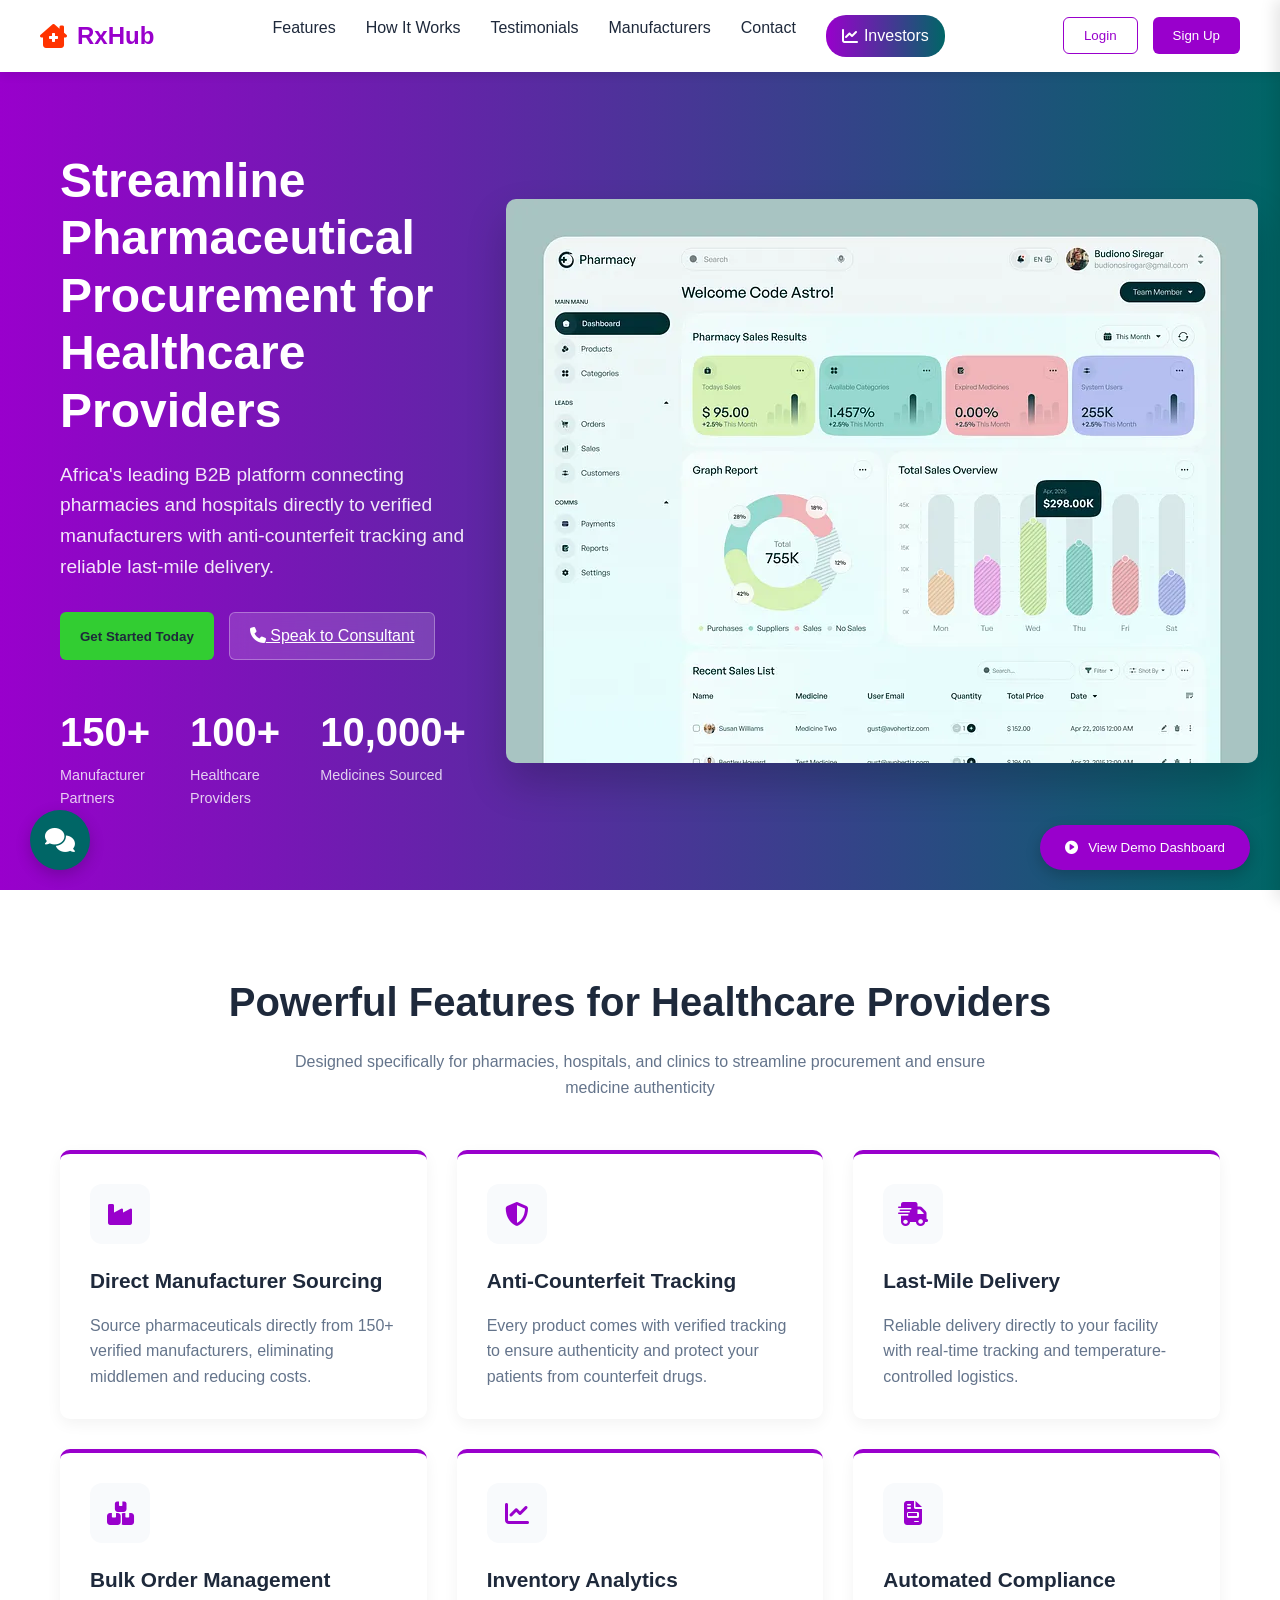
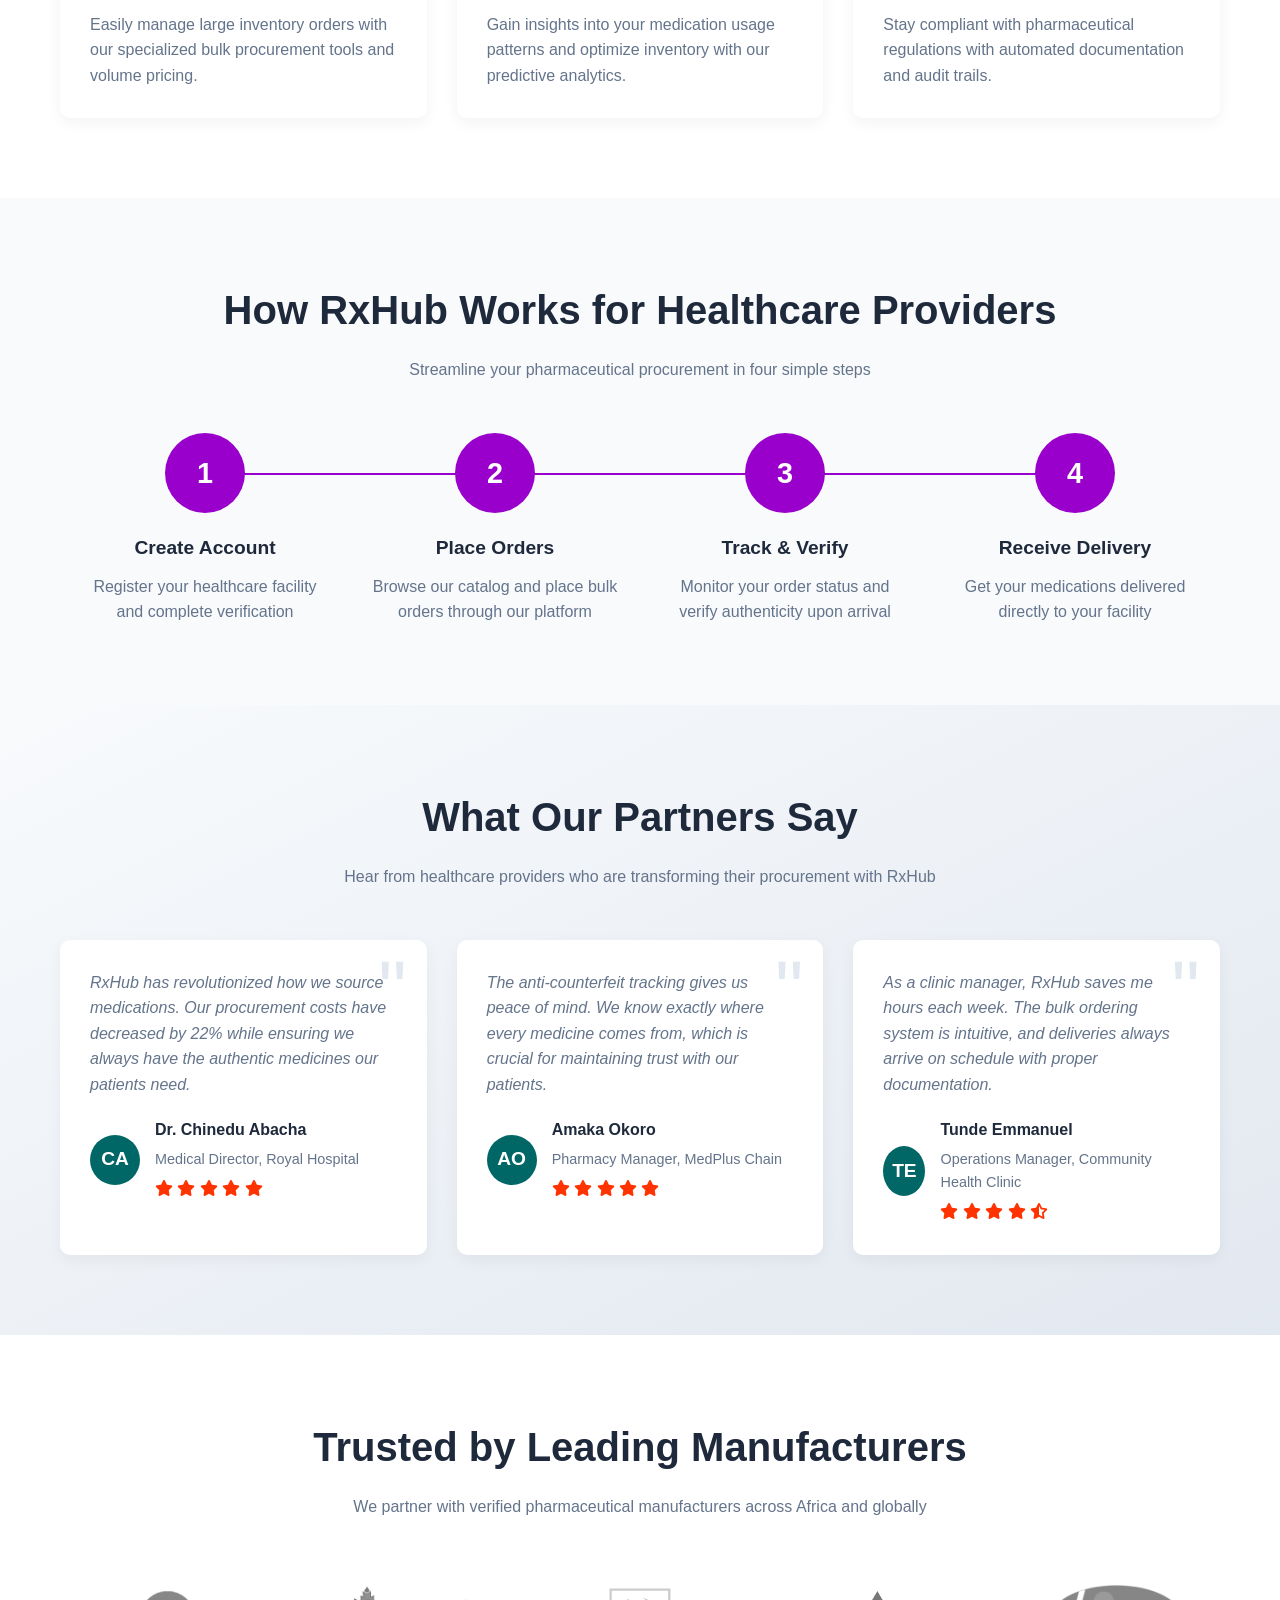
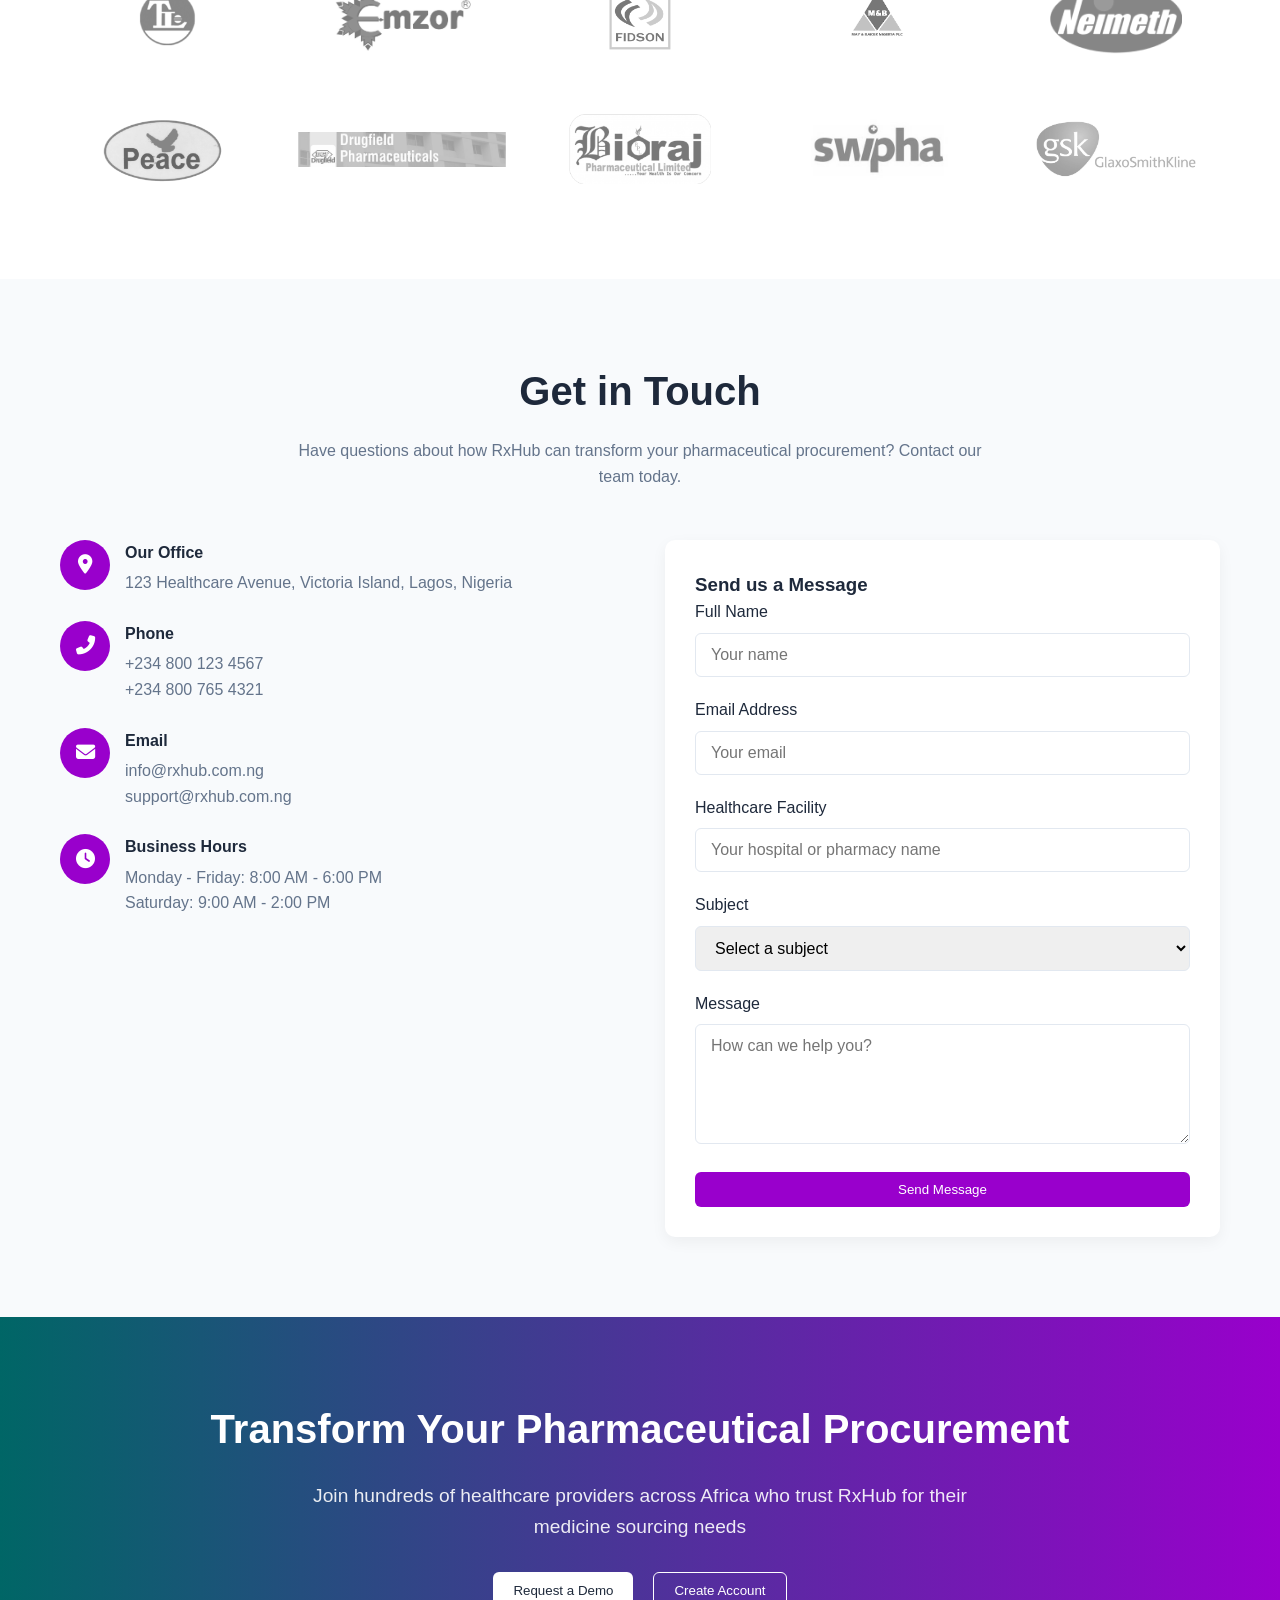
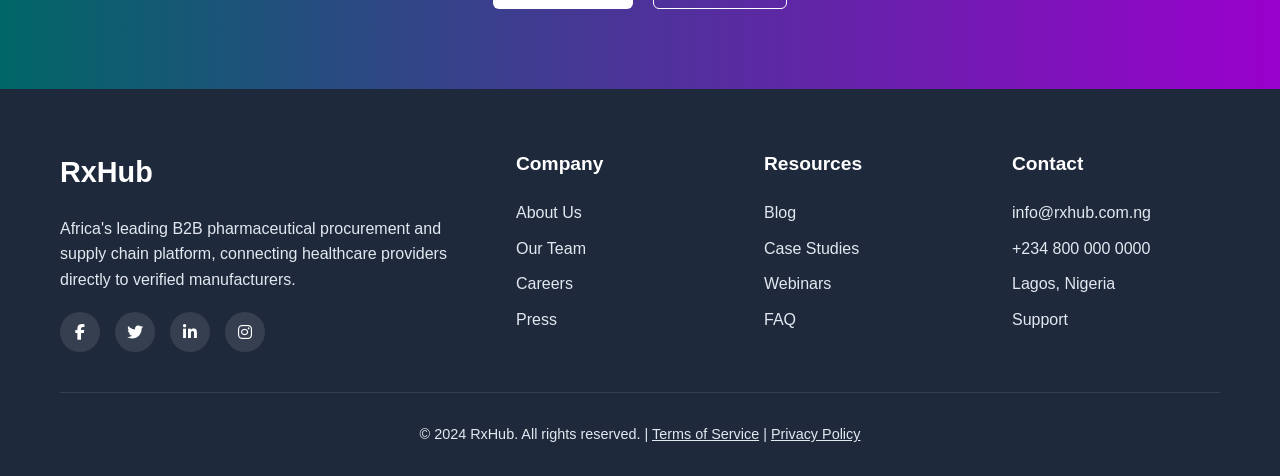
<file: index.html>
<!DOCTYPE html>
<html lang="en">
<head>
    <meta charset="UTF-8">
    <meta name="viewport" content="width=device-width, initial-scale=1.0">
    <meta name="description" content="RxHub - Africa's leading B2B pharmaceutical procurement platform. Source authentic medicines directly from manufacturers with anti-counterfeit tracking and reliable last-mile delivery.">
    <title>RxHub - Pharmaceutical Procurement & Supply Chain Platform</title>
    <link rel="stylesheet" href="https://cdnjs.cloudflare.com/ajax/libs/font-awesome/6.4.0/css/all.min.css">
    <style>
        :root {
            --primary: #9900cc;
            --primary-dark: #7a00a3;
            --secondary: #ff3300;
            --accent: #006666;
            --energy: #32cd32;
            --dark: #1e293b;
            --light: #f8fafc;
            --gray: #64748b;
            --light-gray: #e2e8f0;
        }
        
        * {
            margin: 0;
            padding: 0;
            box-sizing: border-box;
            font-family: 'Segoe UI', Tahoma, Geneva, Verdana, sans-serif;
        }
        
        body {
            color: var(--dark);
            line-height: 1.6;
            background-color: #f9fafb;
        }
        
        .container {
            width: 100%;
            max-width: 1200px;
            margin: 0 auto;
            padding: 0 20px;
        }
        
        /* Header Styles */
        header {
            background-color: white;
            box-shadow: 0 2px 10px rgba(0, 0, 0, 0.1);
            position: sticky;
            top: 0;
            z-index: 100;
        }
        
        .header-container {
            display: flex;
            justify-content: space-between;
            align-items: center;
            padding: 15px 0;
        }
        
        .logo {
            display: flex;
            align-items: center;
            gap: 10px;
            font-weight: 700;
            font-size: 24px;
            color: var(--primary);
        }
        
        .logo i {
            color: var(--secondary);
        }
        
        nav ul {
            display: flex;
            list-style: none;
            gap: 30px;
        }
        
        nav a {
            text-decoration: none;
            color: var(--dark);
            font-weight: 500;
            transition: color 0.3s;
        }
        
        nav a:hover {
            color: var(--primary);
        }
        
        .auth-buttons {
            display: flex;
            gap: 15px;
        }
        
        .btn {
            padding: 10px 20px;
            border-radius: 6px;
            font-weight: 500;
            cursor: pointer;
            transition: all 0.3s;
            border: none;
        }
        
        .btn-outline {
            background: transparent;
            border: 1px solid var(--primary);
            color: var(--primary);
        }
        
        .btn-outline:hover {
            background: var(--primary);
            color: white;
        }
        
        .btn-primary {
            background: var(--primary);
            color: white;
        }
        
        .btn-primary:hover {
            background: var(--primary-dark);
        }
        
        .btn-energy {
            background: var(--energy);
            color: var(--dark);
            font-weight: 600;
        }
        
        .btn-energy:hover {
            background: #2ab82a;
            transform: translateY(-2px);
        }
        
        .mobile-menu-btn {
            display: none;
            font-size: 24px;
            background: none;
            border: none;
            color: var(--dark);
            cursor: pointer;
        }
        
        /* Hero Section */
        .hero {
            background: linear-gradient(to right, var(--primary), var(--accent));
            color: white;
            padding: 80px 0;
        }
        
        .hero-content {
            display: flex;
            align-items: center;
            gap: 40px;
        }
        
        .hero-text {
            flex: 1;
        }
        
        .hero-text h1 {
            font-size: 3rem;
            margin-bottom: 20px;
            line-height: 1.2;
        }
        
        .hero-text p {
            font-size: 1.2rem;
            margin-bottom: 30px;
            opacity: 0.9;
        }
        
        .hero-image {
            flex: 1;
            display: flex;
            justify-content: center;
        }
        
        .hero-stats {
            display: flex;
            gap: 40px;
            margin-top: 40px;
        }
        
        .stat-item {
            display: flex;
            flex-direction: column;
        }
        
        .stat-number {
            font-size: 2.5rem;
            font-weight: 700;
        }
        
        .stat-label {
            font-size: 0.9rem;
            opacity: 0.8;
        }
        
        /* Features Section */
        .section-title {
            text-align: center;
            margin-bottom: 50px;
        }
        
        .section-title h2 {
            font-size: 2.5rem;
            color: var(--dark);
            margin-bottom: 15px;
        }
        
        .section-title p {
            color: var(--gray);
            max-width: 700px;
            margin: 0 auto;
        }
        
        .features {
            padding: 80px 0;
            background-color: white;
        }
        
        .features-grid {
            display: grid;
            grid-template-columns: repeat(3, 1fr);
            gap: 30px;
        }
        
        .feature-card {
            background: white;
            border-radius: 10px;
            padding: 30px;
            box-shadow: 0 5px 15px rgba(0, 0, 0, 0.05);
            transition: transform 0.3s, box-shadow 0.3s;
            border-top: 4px solid var(--primary);
        }
        
        .feature-card:hover {
            transform: translateY(-5px);
            box-shadow: 0 10px 25px rgba(0, 0, 0, 0.1);
        }
        
        .feature-icon {
            width: 60px;
            height: 60px;
            background: var(--light);
            border-radius: 12px;
            display: flex;
            align-items: center;
            justify-content: center;
            margin-bottom: 20px;
            color: var(--primary);
            font-size: 24px;
        }
        
        .feature-card h3 {
            font-size: 1.3rem;
            margin-bottom: 15px;
            color: var(--dark);
        }
        
        .feature-card p {
            color: var(--gray);
        }
        
        /* How It Works Section */
        .how-it-works {
            padding: 80px 0;
            background-color: var(--light);
        }
        
        .process-steps {
            display: flex;
            justify-content: space-between;
            margin-top: 50px;
            position: relative;
        }
        
        .process-steps::before {
            content: '';
            position: absolute;
            top: 40px;
            left: 10%;
            width: 80%;
            height: 2px;
            background: var(--primary);
            z-index: 1;
        }
        
        .step {
            text-align: center;
            position: relative;
            z-index: 2;
            flex: 1;
        }
        
        .step-number {
            width: 80px;
            height: 80px;
            border-radius: 50%;
            background: var(--primary);
            color: white;
            display: flex;
            align-items: center;
            justify-content: center;
            font-size: 1.8rem;
            font-weight: 700;
            margin: 0 auto 20px;
        }
        
        .step h3 {
            margin-bottom: 10px;
            font-size: 1.2rem;
        }
        
        .step p {
            color: var(--gray);
            max-width: 250px;
            margin: 0 auto;
        }
        
        /* Testimonials Section */
        .testimonials {
            padding: 80px 0;
            background: linear-gradient(to bottom right, #f8fafc, #e2e8f0);
        }
        
        .testimonials-grid {
            display: grid;
            grid-template-columns: repeat(3, 1fr);
            gap: 30px;
            margin-top: 50px;
        }
        
        .testimonial-card {
            background: white;
            border-radius: 10px;
            padding: 30px;
            box-shadow: 0 5px 15px rgba(0, 0, 0, 0.05);
            position: relative;
        }
        
        .testimonial-card::before {
            content: '"';
            font-size: 5rem;
            color: var(--light-gray);
            position: absolute;
            top: 10px;
            right: 20px;
            line-height: 1;
        }
        
        .testimonial-content {
            margin-bottom: 20px;
            color: var(--gray);
            font-style: italic;
        }
        
        .testimonial-author {
            display: flex;
            align-items: center;
            gap: 15px;
        }
        
        .author-avatar {
            width: 50px;
            height: 50px;
            border-radius: 50%;
            background: var(--accent);
            display: flex;
            align-items: center;
            justify-content: center;
            color: white;
            font-weight: bold;
            font-size: 1.2rem;
        }
        
        .author-details h4 {
            color: var(--dark);
            margin-bottom: 5px;
        }
        
        .author-details p {
            color: var(--gray);
            font-size: 0.9rem;
        }
        
        .rating {
            color: var(--secondary);
            margin-top: 5px;
        }
        
        /* Partners Section */
        .partners {
            padding: 80px 0;
            background: white;
        }
        
        .partners-grid {
            display: grid;
            grid-template-columns: repeat(auto-fill, minmax(200px, 1fr));
            gap: 30px;
            align-items: center;
        }
        
        .partner-logo {
            height: 100px;
            display: flex;
            align-items: center;
            justify-content: center;
            filter: grayscale(100%);
            opacity: 0.6;
            transition: all 0.3s;
        }
        
        .partner-logo:hover {
            filter: grayscale(0);
            opacity: 1;
        }
        
        .partner-logo img {
            max-width: 100%;
            max-height: 70px;
        }
        
        /* Contact Section */
        .contact {
            padding: 80px 0;
            background: var(--light);
        }
        
        .contact-grid {
            display: grid;
            grid-template-columns: 1fr 1fr;
            gap: 50px;
            margin-top: 30px;
        }
        
        .contact-info {
            display: flex;
            flex-direction: column;
            gap: 25px;
        }
        
        .contact-method {
            display: flex;
            align-items: flex-start;
            gap: 15px;
        }
        
        .contact-icon {
            width: 50px;
            height: 50px;
            border-radius: 50%;
            background: var(--primary);
            color: white;
            display: flex;
            align-items: center;
            justify-content: center;
            font-size: 1.2rem;
            flex-shrink: 0;
        }
        
        .contact-details h4 {
            margin-bottom: 5px;
            color: var(--dark);
        }
        
        .contact-details p {
            color: var(--gray);
        }
        
        .contact-form {
            background: white;
            padding: 30px;
            border-radius: 10px;
            box-shadow: 0 5px 15px rgba(0, 0, 0, 0.05);
        }
        
        .form-group {
            margin-bottom: 20px;
        }
        
        .form-group label {
            display: block;
            margin-bottom: 8px;
            color: var(--dark);
            font-weight: 500;
        }
        
        .form-group input,
        .form-group textarea,
        .form-group select {
            width: 100%;
            padding: 12px 15px;
            border: 1px solid var(--light-gray);
            border-radius: 6px;
            font-size: 1rem;
            transition: border-color 0.3s;
        }
        
        .form-group input:focus,
        .form-group textarea:focus,
        .form-group select:focus {
            outline: none;
            border-color: var(--primary);
        }
        
        .form-group textarea {
            min-height: 120px;
            resize: vertical;
        }
        
        /* CTA Section */
        .cta {
            padding: 80px 0;
            background: linear-gradient(to right, var(--accent), var(--primary));
            color: white;
            text-align: center;
        }
        
        .cta h2 {
            font-size: 2.5rem;
            margin-bottom: 20px;
        }
        
        .cta p {
            font-size: 1.2rem;
            max-width: 700px;
            margin: 0 auto 30px;
            opacity: 0.9;
        }
        
        .cta-buttons {
            display: flex;
            gap: 20px;
            justify-content: center;
        }
        
        .btn-light {
            background: white;
            color: var(--dark);
        }
        
        .btn-light:hover {
            background: var(--light);
        }
        
        /* Footer */
        footer {
            background: var(--dark);
            color: white;
            padding: 60px 0 30px;
        }
        
        .footer-grid {
            display: grid;
            grid-template-columns: 2fr 1fr 1fr 1fr;
            gap: 40px;
            margin-bottom: 40px;
        }
        
        .footer-info h3 {
            font-size: 1.8rem;
            margin-bottom: 20px;
            color: white;
        }
        
        .footer-info p {
            color: var(--light-gray);
            margin-bottom: 20px;
        }
        
        .social-links {
            display: flex;
            gap: 15px;
        }
        
        .social-links a {
            width: 40px;
            height: 40px;
            border-radius: 50%;
            background: rgba(255, 255, 255, 0.1);
            display: flex;
            align-items: center;
            justify-content: center;
            color: white;
            text-decoration: none;
            transition: background 0.3s;
        }
        
        .social-links a:hover {
            background: var(--primary);
        }
        
        .footer-links h4 {
            font-size: 1.2rem;
            margin-bottom: 20px;
            color: white;
        }
        
        .footer-links ul {
            list-style: none;
        }
        
        .footer-links li {
            margin-bottom: 10px;
        }
        
        .footer-links a {
            color: var(--light-gray);
            text-decoration: none;
            transition: color 0.3s;
        }
        
        .footer-links a:hover {
            color: white;
        }
        
        .footer-bottom {
            text-align: center;
            padding-top: 30px;
            border-top: 1px solid rgba(255, 255, 255, 0.1);
            color: var(--light-gray);
            font-size: 0.9rem;
        }
        
        /* Responsive Design */
        @media (max-width: 992px) {
            .features-grid,
            .testimonials-grid {
                grid-template-columns: repeat(2, 1fr);
            }
            
            .hero-content {
                flex-direction: column;
                text-align: center;
            }
            
            .hero-stats {
                justify-content: center;
            }
            
            .footer-grid {
                grid-template-columns: 1fr 1fr;
            }
            
            .contact-grid {
                grid-template-columns: 1fr;
                gap: 40px;
            }
        }
        
        @media (max-width: 768px) {
            .features-grid,
            .testimonials-grid {
                grid-template-columns: 1fr;
            }
            
            .process-steps {
                flex-direction: column;
                gap: 40px;
            }
            
            .process-steps::before {
                display: none;
            }
            
            nav ul {
                display: none;
            }
            
            .mobile-menu-btn {
                display: block;
            }
            
            .auth-buttons {
                display: none;
            }
            
            .footer-grid {
                grid-template-columns: 1fr;
            }
            
            .cta-buttons {
                flex-direction: column;
                align-items: center;
            }
        }
        
        /* Mobile Menu */
        .mobile-menu {
            position: fixed;
            top: 0;
            right: -300px;
            width: 300px;
            height: 100vh;
            background: white;
            z-index: 200;
            padding: 50px 20px;
            transition: right 0.3s;
            box-shadow: -5px 0 15px rgba(0, 0, 0, 0.1);
        }
        
        .mobile-menu.active {
            right: 0;
        }
        
        .mobile-menu ul {
            list-style: none;
        }
        
        .mobile-menu li {
            margin-bottom: 20px;
        }
        
        .mobile-menu a {
            text-decoration: none;
            color: var(--dark);
            font-weight: 500;
            font-size: 1.1rem;
        }
        
        .close-menu {
            position: absolute;
            top: 20px;
            right: 20px;
            background: none;
            border: none;
            font-size: 24px;
            cursor: pointer;
        }
        
        /* Hero Buttons */
        .hero-buttons {
            display: flex;
            gap: 15px;
            flex-wrap: wrap;
        }
        
        .hero-buttons .btn-light {
            background: rgba(255, 255, 255, 0.15);
            color: white;
            border: 1px solid rgba(255, 255, 255, 0.3);
            backdrop-filter: blur(10px);
        }
        
        .hero-buttons .btn-light:hover {
            background: rgba(255, 255, 255, 0.25);
        }
        
        /* Demo Dashboard Button */
        .dashboard-demo {
            position: fixed;
            bottom: 30px;
            right: 30px;
            z-index: 99;
            background: var(--primary);
            color: white;
            border: none;
            border-radius: 50px;
            padding: 15px 25px;
            box-shadow: 0 5px 15px rgba(0, 0, 0, 0.2);
            cursor: pointer;
            display: flex;
            align-items: center;
            gap: 10px;
            font-weight: 500;
            transition: all 0.3s;
        }
        
        .dashboard-demo:hover {
            background: var(--primary-dark);
            transform: translateY(-3px);
        }
        
        /* Chatbot Button */
        .chatbot-btn {
            position: fixed;
            bottom: 30px;
            left: 30px;
            z-index: 99;
            background: var(--accent);
            color: white;
            border: none;
            border-radius: 50%;
            width: 60px;
            height: 60px;
            box-shadow: 0 5px 15px rgba(0, 0, 0, 0.2);
            cursor: pointer;
            display: flex;
            align-items: center;
            justify-content: center;
            font-size: 24px;
            transition: all 0.3s;
        }
        
        .chatbot-btn:hover {
            transform: scale(1.1);
        }
        
        /* Chatbot Widget */
        .chatbot-widget {
            position: fixed;
            bottom: 100px;
            left: 30px;
            width: 350px;
            max-height: 500px;
            background: white;
            border-radius: 16px;
            box-shadow: 0 10px 40px rgba(0, 0, 0, 0.2);
            z-index: 100;
            display: none;
            flex-direction: column;
            overflow: hidden;
        }
        
        .chatbot-widget.active {
            display: flex;
        }
        
        .chatbot-header {
            background: linear-gradient(to right, var(--primary), var(--accent));
            color: white;
            padding: 15px 20px;
            display: flex;
            justify-content: space-between;
            align-items: center;
        }
        
        .chatbot-header h4 {
            display: flex;
            align-items: center;
            gap: 10px;
        }
        
        .chatbot-close {
            background: none;
            border: none;
            color: white;
            font-size: 20px;
            cursor: pointer;
        }
        
        .chatbot-messages {
            flex: 1;
            overflow-y: auto;
            padding: 20px;
            max-height: 300px;
        }
        
        .chatbot-message {
            margin-bottom: 15px;
        }
        
        .chatbot-message.bot {
            text-align: left;
        }
        
        .chatbot-message.user {
            text-align: right;
        }
        
        .chatbot-message .bubble {
            display: inline-block;
            padding: 10px 15px;
            border-radius: 15px;
            max-width: 80%;
            font-size: 0.9rem;
        }
        
        .chatbot-message.bot .bubble {
            background: var(--light);
            color: var(--dark);
            border-bottom-left-radius: 5px;
        }
        
        .chatbot-message.user .bubble {
            background: var(--primary);
            color: white;
            border-bottom-right-radius: 5px;
        }
        
        .chatbot-faq {
            padding: 15px 20px;
            border-top: 1px solid var(--light-gray);
        }
        
        .chatbot-faq p {
            font-size: 0.8rem;
            color: var(--gray);
            margin-bottom: 10px;
        }
        
        .faq-btn {
            display: block;
            width: 100%;
            padding: 10px 15px;
            margin-bottom: 8px;
            background: var(--light);
            border: 1px solid var(--light-gray);
            border-radius: 8px;
            text-align: left;
            cursor: pointer;
            font-size: 0.85rem;
            transition: all 0.3s;
        }
        
        .faq-btn:hover {
            background: var(--primary);
            color: white;
            border-color: var(--primary);
        }
        
        /* Video Modal */
        .video-modal {
            display: none;
            position: fixed;
            top: 0;
            left: 0;
            width: 100%;
            height: 100%;
            background: rgba(0, 0, 0, 0.9);
            z-index: 2000;
            justify-content: center;
            align-items: center;
        }
        
        .video-modal.active {
            display: flex;
        }
        
        .video-modal-content {
            position: relative;
            width: 90%;
            max-width: 900px;
        }
        
        .video-modal-close {
            position: absolute;
            top: -40px;
            right: 0;
            background: none;
            border: none;
            color: white;
            font-size: 30px;
            cursor: pointer;
        }
        
        .video-container {
            position: relative;
            padding-bottom: 56.25%;
            height: 0;
            overflow: hidden;
            border-radius: 12px;
        }
        
        .video-container iframe {
            position: absolute;
            top: 0;
            left: 0;
            width: 100%;
            height: 100%;
        }
        
        /* Investors Navigation Link */
        .nav-investors {
            background: linear-gradient(to right, var(--primary), var(--accent));
            color: white !important;
            padding: 8px 16px;
            border-radius: 20px;
            display: flex;
            align-items: center;
            gap: 6px;
        }
        
        .nav-investors:hover {
            opacity: 0.9;
            transform: translateY(-1px);
        }
        
        /* Modal Styles */
        .modal-overlay {
            display: none;
            position: fixed;
            top: 0;
            left: 0;
            width: 100%;
            height: 100%;
            background: rgba(0, 0, 0, 0.6);
            z-index: 1000;
            justify-content: center;
            align-items: center;
            backdrop-filter: blur(4px);
        }
        
        .modal-overlay.active {
            display: flex;
        }
        
        .modal {
            background: white;
            border-radius: 16px;
            width: 90%;
            max-width: 450px;
            max-height: 90vh;
            overflow-y: auto;
            box-shadow: 0 25px 50px rgba(0, 0, 0, 0.25);
            animation: modalSlideIn 0.3s ease;
        }
        
        @keyframes modalSlideIn {
            from {
                opacity: 0;
                transform: translateY(-20px);
            }
            to {
                opacity: 1;
                transform: translateY(0);
            }
        }
        
        .modal-header {
            padding: 25px 30px 20px;
            border-bottom: 1px solid var(--light-gray);
            display: flex;
            justify-content: space-between;
            align-items: center;
        }
        
        .modal-header h3 {
            font-size: 1.5rem;
            color: var(--dark);
        }
        
        .modal-close {
            background: none;
            border: none;
            font-size: 28px;
            cursor: pointer;
            color: var(--gray);
            transition: color 0.3s;
        }
        
        .modal-close:hover {
            color: var(--dark);
        }
        
        .modal-body {
            padding: 25px 30px;
        }
        
        .modal-body .form-group {
            margin-bottom: 20px;
        }
        
        .modal-body .form-group label {
            display: block;
            margin-bottom: 8px;
            font-weight: 500;
            color: var(--dark);
        }
        
        .modal-body .input-group {
            position: relative;
        }
        
        .modal-body .input-group i {
            position: absolute;
            left: 15px;
            top: 50%;
            transform: translateY(-50%);
            color: var(--gray);
        }
        
        .modal-body .input-group input,
        .modal-body .input-group select {
            width: 100%;
            padding: 12px 15px 12px 42px;
            border: 2px solid var(--light-gray);
            border-radius: 8px;
            font-size: 1rem;
            transition: all 0.3s;
        }
        
        .modal-body .input-group input:focus,
        .modal-body .input-group select:focus {
            outline: none;
            border-color: var(--primary);
            box-shadow: 0 0 0 3px rgba(153, 0, 204, 0.1);
        }
        
        .modal-body .password-toggle {
            position: absolute;
            right: 15px;
            top: 50%;
            transform: translateY(-50%);
            background: none;
            border: none;
            color: var(--gray);
            cursor: pointer;
        }
        
        .modal-body .alert {
            padding: 12px 15px;
            border-radius: 8px;
            margin-bottom: 20px;
            display: none;
            font-size: 0.9rem;
        }
        
        .modal-body .alert.success {
            background: rgba(34, 197, 94, 0.1);
            color: #22c55e;
            border: 1px solid #22c55e;
        }
        
        .modal-body .alert.error {
            background: rgba(239, 68, 68, 0.1);
            color: #ef4444;
            border: 1px solid #ef4444;
        }
        
        .modal-body .submit-btn {
            width: 100%;
            padding: 14px;
            background: var(--primary);
            color: white;
            border: none;
            border-radius: 8px;
            font-size: 1.1rem;
            font-weight: 600;
            cursor: pointer;
            transition: all 0.3s;
            display: flex;
            align-items: center;
            justify-content: center;
            gap: 10px;
        }
        
        .modal-body .submit-btn:hover {
            background: var(--primary-dark);
        }
        
        .modal-body .submit-btn:disabled {
            opacity: 0.7;
            cursor: not-allowed;
        }
        
        .modal-footer {
            padding: 20px 30px;
            background: var(--light);
            border-top: 1px solid var(--light-gray);
            text-align: center;
        }
        
        .modal-footer p {
            color: var(--gray);
            margin-bottom: 5px;
        }
        
        .modal-footer a {
            color: var(--primary);
            text-decoration: none;
            font-weight: 600;
        }
        
        .modal-footer a:hover {
            text-decoration: underline;
        }
        
        .form-row {
            display: grid;
            grid-template-columns: 1fr 1fr;
            gap: 15px;
        }
        
        @media (max-width: 500px) {
            .form-row {
                grid-template-columns: 1fr;
            }
        }
    </style>
</head>
<body>
    <!-- Header -->
    <header>
        <div class="container header-container">
            <div class="logo">
                <i class="fas fa-clinic-medical"></i>
                <span>RxHub</span>
            </div>
            
            <nav>
                <ul>
                    <li><a href="#features">Features</a></li>
                    <li><a href="#how-it-works">How It Works</a></li>
                    <li><a href="#testimonials">Testimonials</a></li>
                    <li><a href="#partners">Manufacturers</a></li>
                    <li><a href="#contact">Contact</a></li>
                    <li><a href="investor_login.html" class="nav-investors"><i class="fas fa-chart-line"></i> Investors</a></li>
                </ul>
            </nav>
            
            <div class="auth-buttons">
                <button class="btn btn-outline" onclick="openLoginModal()">Login</button>
                <button class="btn btn-primary" onclick="openSignupModal()">Sign Up</button>
            </div>
            
            <button class="mobile-menu-btn">
                <i class="fas fa-bars"></i>
            </button>
        </div>
    </header>
    
    <!-- Mobile Menu -->
    <div class="mobile-menu" id="mobile-menu">
        <button class="close-menu">
            <i class="fas fa-times"></i>
        </button>
        <ul>
            <li><a href="#features">Features</a></li>
            <li><a href="#how-it-works">How It Works</a></li>
            <li><a href="#testimonials">Testimonials</a></li>
            <li><a href="#partners">Manufacturers</a></li>
            <li><a href="#contact">Contact</a></li>
            <li><a href="investor_login.html"><i class="fas fa-chart-line"></i> Investors</a></li>
            <li><a href="#" onclick="closeMobileMenu(); openLoginModal();">Login</a></li>
            <li><a href="#" onclick="closeMobileMenu(); openSignupModal();">Sign Up</a></li>
        </ul>
    </div>
    
    <!-- Hero Section -->
    <section class="hero">
        <div class="container hero-content">
            <div class="hero-text">
                <h1>Streamline Pharmaceutical Procurement for Healthcare Providers</h1>
                <p>Africa's leading B2B platform connecting pharmacies and hospitals directly to verified manufacturers with anti-counterfeit tracking and reliable last-mile delivery.</p>
                <div class="hero-buttons">
                    <button class="btn btn-energy" onclick="openSignupModal()">Get Started Today</button>
                    <a href="tel:+2348001234567" class="btn btn-light"><i class="fas fa-phone"></i> Speak to Consultant</a>
                </div>
                <div class="hero-stats">
                    <div class="stat-item">
                        <span class="stat-number">150+</span>
                        <span class="stat-label">Manufacturer Partners</span>
                    </div>
                    <div class="stat-item">
                        <span class="stat-number">100+</span>
                        <span class="stat-label">Healthcare Providers</span>
                    </div>
                    <div class="stat-item">
                        <span class="stat-number">10,000+</span>
                        <span class="stat-label">Medicines Sourced</span>
                    </div>
                </div>
            </div>
            <div class="hero-image">
                <img src="images/RxHub.jpg" alt="RxHub B2B Platform Dashboard" style="border-radius: 10px; box-shadow: 0 20px 40px rgba(0,0,0,0.2);">
            </div>
        </div>
    </section>
    
    <!-- Features Section -->
    <section class="features" id="features">
        <div class="container">
            <div class="section-title">
                <h2>Powerful Features for Healthcare Providers</h2>
                <p>Designed specifically for pharmacies, hospitals, and clinics to streamline procurement and ensure medicine authenticity</p>
            </div>
            
            <div class="features-grid">
                <div class="feature-card">
                    <div class="feature-icon">
                        <i class="fas fa-industry"></i>
                    </div>
                    <h3>Direct Manufacturer Sourcing</h3>
                    <p>Source pharmaceuticals directly from 150+ verified manufacturers, eliminating middlemen and reducing costs.</p>
                </div>
                
                <div class="feature-card">
                    <div class="feature-icon">
                        <i class="fas fa-shield-alt"></i>
                    </div>
                    <h3>Anti-Counterfeit Tracking</h3>
                    <p>Every product comes with verified tracking to ensure authenticity and protect your patients from counterfeit drugs.</p>
                </div>
                
                <div class="feature-card">
                    <div class="feature-icon">
                        <i class="fas fa-truck-fast"></i>
                    </div>
                    <h3>Last-Mile Delivery</h3>
                    <p>Reliable delivery directly to your facility with real-time tracking and temperature-controlled logistics.</p>
                </div>
                
                <div class="feature-card">
                    <div class="feature-icon">
                        <i class="fas fa-boxes"></i>
                    </div>
                    <h3>Bulk Order Management</h3>
                    <p>Easily manage large inventory orders with our specialized bulk procurement tools and volume pricing.</p>
                </div>
                
                <div class="feature-card">
                    <div class="feature-icon">
                        <i class="fas fa-chart-line"></i>
                    </div>
                    <h3>Inventory Analytics</h3>
                    <p>Gain insights into your medication usage patterns and optimize inventory with our predictive analytics.</p>
                </div>
                
                <div class="feature-card">
                    <div class="feature-icon">
                        <i class="fas fa-file-invoice"></i>
                    </div>
                    <h3>Automated Compliance</h3>
                    <p>Stay compliant with pharmaceutical regulations with automated documentation and audit trails.</p>
                </div>
            </div>
        </div>
    </section>
    
    <!-- How It Works Section -->
    <section class="how-it-works" id="how-it-works">
        <div class="container">
            <div class="section-title">
                <h2>How RxHub Works for Healthcare Providers</h2>
                <p>Streamline your pharmaceutical procurement in four simple steps</p>
            </div>
            
            <div class="process-steps">
                <div class="step">
                    <div class="step-number">1</div>
                    <h3>Create Account</h3>
                    <p>Register your healthcare facility and complete verification</p>
                </div>
                
                <div class="step">
                    <div class="step-number">2</div>
                    <h3>Place Orders</h3>
                    <p>Browse our catalog and place bulk orders through our platform</p>
                </div>
                
                <div class="step">
                    <div class="step-number">3</div>
                    <h3>Track & Verify</h3>
                    <p>Monitor your order status and verify authenticity upon arrival</p>
                </div>
                
                <div class="step">
                    <div class="step-number">4</div>
                    <h3>Receive Delivery</h3>
                    <p>Get your medications delivered directly to your facility</p>
                </div>
            </div>
        </div>
    </section>
    
    <!-- Testimonials Section -->
    <section class="testimonials" id="testimonials">
        <div class="container">
            <div class="section-title">
                <h2>What Our Partners Say</h2>
                <p>Hear from healthcare providers who are transforming their procurement with RxHub</p>
            </div>
            
            <div class="testimonials-grid">
                <div class="testimonial-card">
                    <div class="testimonial-content">
                        <p>RxHub has revolutionized how we source medications. Our procurement costs have decreased by 22% while ensuring we always have the authentic medicines our patients need.</p>
                    </div>
                    <div class="testimonial-author">
                        <div class="author-avatar">CA</div>
                        <div class="author-details">
                            <h4>Dr. Chinedu Abacha</h4>
                            <p>Medical Director, Royal Hospital</p>
                            <div class="rating">
                                <i class="fas fa-star"></i>
                                <i class="fas fa-star"></i>
                                <i class="fas fa-star"></i>
                                <i class="fas fa-star"></i>
                                <i class="fas fa-star"></i>
                            </div>
                        </div>
                    </div>
                </div>
                
                <div class="testimonial-card">
                    <div class="testimonial-content">
                        <p>The anti-counterfeit tracking gives us peace of mind. We know exactly where every medicine comes from, which is crucial for maintaining trust with our patients.</p>
                    </div>
                    <div class="testimonial-author">
                        <div class="author-avatar">AO</div>
                        <div class="author-details">
                            <h4>Amaka Okoro</h4>
                            <p>Pharmacy Manager, MedPlus Chain</p>
                            <div class="rating">
                                <i class="fas fa-star"></i>
                                <i class="fas fa-star"></i>
                                <i class="fas fa-star"></i>
                                <i class="fas fa-star"></i>
                                <i class="fas fa-star"></i>
                            </div>
                        </div>
                    </div>
                </div>
                
                <div class="testimonial-card">
                    <div class="testimonial-content">
                        <p>As a clinic manager, RxHub saves me hours each week. The bulk ordering system is intuitive, and deliveries always arrive on schedule with proper documentation.</p>
                    </div>
                    <div class="testimonial-author">
                        <div class="author-avatar">TE</div>
                        <div class="author-details">
                            <h4>Tunde Emmanuel</h4>
                            <p>Operations Manager, Community Health Clinic</p>
                            <div class="rating">
                                <i class="fas fa-star"></i>
                                <i class="fas fa-star"></i>
                                <i class="fas fa-star"></i>
                                <i class="fas fa-star"></i>
                                <i class="fas fa-star-half-alt"></i>
                            </div>
                        </div>
                    </div>
                </div>
            </div>
        </div>
    </section>
    
    <!-- Partners Section -->
    <section class="partners" id="partners">
        <div class="container">
            <div class="section-title">
                <h2>Trusted by Leading Manufacturers</h2>
                <p>We partner with verified pharmaceutical manufacturers across Africa and globally</p>
            </div>
            
            <div class="partners-grid">
                <div class="partner-logo">
                    <img src="images/tuyil_logo.png" alt="Manufacturer 1">
                </div>
                <div class="partner-logo">
                    <img src="images/Emzor_Logo.jpg" alt="Manufacturer 2">
                </div>
                <div class="partner-logo">
                    <img src="images/fidson_logo.webp" alt="Manufacturer 3">
                </div>
                <div class="partner-logo">
                    <img src="images/m&b_logo.png" alt="Manufacturer 4">
                </div>
                <div class="partner-logo">
                    <img src="images/Neimeth_logo.png" alt="Manufacturer 5">
                </div>
                <div class="partner-logo">
                    <img src="images/peaceLogo.png" alt="Manufacturer 6">
                </div>
                <div class="partner-logo">
                    <img src="images/drugfield_logo.jpeg" alt="Manufacturer 6">
                </div>
                <div class="partner-logo">
                    <img src="images/bioraj_logo.png" alt="Manufacturer 6">
                </div>
                <div class="partner-logo">
                    <img src="images/swipha_logo.gif" alt="Manufacturer 6">
                </div>
                <div class="partner-logo">
                    <img src="images/gsk_logo.webp" alt="Manufacturer 6">
                </div>
            </div>
        </div>
    </section>
    
    <!-- Contact Section -->
    <section class="contact" id="contact">
        <div class="container">
            <div class="section-title">
                <h2>Get in Touch</h2>
                <p>Have questions about how RxHub can transform your pharmaceutical procurement? Contact our team today.</p>
            </div>
            
            <div class="contact-grid">
                <div class="contact-info">
                    <div class="contact-method">
                        <div class="contact-icon">
                            <i class="fas fa-map-marker-alt"></i>
                        </div>
                        <div class="contact-details">
                            <h4>Our Office</h4>
                            <p>123 Healthcare Avenue, Victoria Island, Lagos, Nigeria</p>
                        </div>
                    </div>
                    
                    <div class="contact-method">
                        <div class="contact-icon">
                            <i class="fas fa-phone-alt"></i>
                        </div>
                        <div class="contact-details">
                            <h4>Phone</h4>
                            <p>+234 800 123 4567</p>
                            <p>+234 800 765 4321</p>
                        </div>
                    </div>
                    
                    <div class="contact-method">
                        <div class="contact-icon">
                            <i class="fas fa-envelope"></i>
                        </div>
                        <div class="contact-details">
                            <h4>Email</h4>
                            <p>info@rxhub.com.ng</p>
                            <p>support@rxhub.com.ng</p>
                        </div>
                    </div>
                    
                    <div class="contact-method">
                        <div class="contact-icon">
                            <i class="fas fa-clock"></i>
                        </div>
                        <div class="contact-details">
                            <h4>Business Hours</h4>
                            <p>Monday - Friday: 8:00 AM - 6:00 PM</p>
                            <p>Saturday: 9:00 AM - 2:00 PM</p>
                        </div>
                    </div>
                </div>
                
                <div class="contact-form">
                    <h3>Send us a Message</h3>
                    <form id="contactForm">
                        <div class="form-group">
                            <label for="name">Full Name</label>
                            <input type="text" id="name" placeholder="Your name" required>
                        </div>
                        
                        <div class="form-group">
                            <label for="email">Email Address</label>
                            <input type="email" id="email" placeholder="Your email" required>
                        </div>
                        
                        <div class="form-group">
                            <label for="company">Healthcare Facility</label>
                            <input type="text" id="company" placeholder="Your hospital or pharmacy name">
                        </div>
                        
                        <div class="form-group">
                            <label for="subject">Subject</label>
                            <select id="subject" required>
                                <option value="">Select a subject</option>
                                <option value="partnership">Partnership Inquiry</option>
                                <option value="demo">Request a Demo</option>
                                <option value="support">Technical Support</option>
                                <option value="other">Other</option>
                            </select>
                        </div>
                        
                        <div class="form-group">
                            <label for="message">Message</label>
                            <textarea id="message" placeholder="How can we help you?" required></textarea>
                        </div>
                        
                        <button type="submit" class="btn btn-primary" style="width: 100%">Send Message</button>
                    </form>
                </div>
            </div>
        </div>
    </section>
    
    <!-- CTA Section -->
    <section class="cta">
        <div class="container">
            <h2>Transform Your Pharmaceutical Procurement</h2>
            <p>Join hundreds of healthcare providers across Africa who trust RxHub for their medicine sourcing needs</p>
            <div class="cta-buttons">
                <button class="btn btn-light" onclick="openSignupModal()">Request a Demo</button>
                <button class="btn btn-outline" onclick="openSignupModal()" style="color: white; border-color: white;">Create Account</button>
            </div>
        </div>
    </section>
    
    <!-- Footer -->
    <footer>
        <div class="container">
            <div class="footer-grid">
                <div class="footer-info">
                    <h3>RxHub</h3>
                    <p>Africa's leading B2B pharmaceutical procurement and supply chain platform, connecting healthcare providers directly to verified manufacturers.</p>
                    <div class="social-links">
                        <a href="#"><i class="fab fa-facebook-f"></i></a>
                        <a href="#"><i class="fab fa-twitter"></i></a>
                        <a href="#"><i class="fab fa-linkedin-in"></i></a>
                        <a href="#"><i class="fab fa-instagram"></i></a>
                    </div>
                </div>
                
                <div class="footer-links">
                    <h4>Company</h4>
                    <ul>
                        <li><a href="#">About Us</a></li>
                        <li><a href="#">Our Team</a></li>
                        <li><a href="#">Careers</a></li>
                        <li><a href="#">Press</a></li>
                    </ul>
                </div>
                
                <div class="footer-links">
                    <h4>Resources</h4>
                    <ul>
                        <li><a href="#">Blog</a></li>
                        <li><a href="#">Case Studies</a></li>
                        <li><a href="#">Webinars</a></li>
                        <li><a href="#">FAQ</a></li>
                    </ul>
                </div>
                
                <div class="footer-links">
                    <h4>Contact</h4>
                    <ul>
                        <li><a href="#">info@rxhub.com.ng</a></li>
                        <li><a href="#">+234 800 000 0000</a></li>
                        <li><a href="#">Lagos, Nigeria</a></li>
                        <li><a href="#">Support</a></li>
                    </ul>
                </div>
            </div>
            
            <div class="footer-bottom">
                <p>&copy; 2024 RxHub. All rights reserved. | <a href="terms.html" style="color: inherit;">Terms of Service</a> | <a href="privacy.html" style="color: inherit;">Privacy Policy</a></p>
            </div>
        </div>
    </footer>
    
    <!-- Demo Dashboard Button -->
    <button class="dashboard-demo" onclick="openVideoModal()">
        <i class="fas fa-play-circle"></i> View Demo Dashboard
    </button>
    
    <!-- Chatbot Button -->
    <button class="chatbot-btn" onclick="toggleChatbot()">
        <i class="fas fa-comments"></i>
    </button>
    
    <!-- Chatbot Widget -->
    <div class="chatbot-widget" id="chatbotWidget">
        <div class="chatbot-header">
            <h4><i class="fas fa-robot"></i> RxHub Assistant</h4>
            <button class="chatbot-close" onclick="toggleChatbot()">&times;</button>
        </div>
        <div class="chatbot-messages" id="chatbotMessages">
            <div class="chatbot-message bot">
                <div class="bubble">Hello! 👋 How can I help you today? Select a question below or type your message.</div>
            </div>
        </div>
        <div class="chatbot-faq">
            <p>Frequently Asked Questions:</p>
            <button class="faq-btn" onclick="askFAQ('What is RxHub?')">What is RxHub?</button>
            <button class="faq-btn" onclick="askFAQ('How do I place an order?')">How do I place an order?</button>
            <button class="faq-btn" onclick="askFAQ('What payment methods do you accept?')">Payment methods?</button>
            <button class="faq-btn" onclick="askFAQ('How can I become an investor?')">How to invest?</button>
        </div>
    </div>
    
    <!-- Video Modal -->
    <div class="video-modal" id="videoModal">
        <div class="video-modal-content">
            <button class="video-modal-close" onclick="closeVideoModal()">&times;</button>
            <div class="video-container">
                <iframe id="youtubeVideo" src="" frameborder="0" allow="accelerometer; autoplay; clipboard-write; encrypted-media; gyroscope; picture-in-picture" allowfullscreen></iframe>
            </div>
        </div>
    </div>
    
    <!-- Login Modal -->
    <div class="modal-overlay" id="loginModal">
        <div class="modal">
            <div class="modal-header">
                <h3>Welcome Back</h3>
                <button class="modal-close" onclick="closeLoginModal()">&times;</button>
            </div>
            <div class="modal-body">
                <div class="alert success" id="loginSuccessAlert"></div>
                <div class="alert error" id="loginErrorAlert"></div>
                
                <form id="loginForm">
                    <div class="form-group">
                        <label for="loginEmail">Email Address</label>
                        <div class="input-group">
                            <i class="fas fa-envelope"></i>
                            <input type="email" id="loginEmail" name="email" placeholder="your@email.com" required>
                        </div>
                    </div>
                    
                    <div class="form-group">
                        <label for="loginPassword">Password</label>
                        <div class="input-group">
                            <i class="fas fa-lock"></i>
                            <input type="password" id="loginPassword" name="password" placeholder="Enter your password" required>
                            <button type="button" class="password-toggle" onclick="toggleLoginPassword()">
                                <i class="fas fa-eye" id="loginToggleIcon"></i>
                            </button>
                        </div>
                    </div>
                    
                    <button type="submit" class="submit-btn" id="loginBtn">
                        <i class="fas fa-sign-in-alt"></i>
                        <span>Sign In</span>
                    </button>
                </form>
            </div>
            <div class="modal-footer">
                <p>Don't have an account?</p>
                <a href="#" onclick="closeLoginModal(); openSignupModal();">Create Account</a>
                <br><br>
                <a href="investor_login.html"><i class="fas fa-chart-line"></i> Investor Login</a>
            </div>
        </div>
    </div>
    
    <!-- Signup Modal -->
    <div class="modal-overlay" id="signupModal">
        <div class="modal">
            <div class="modal-header">
                <h3>Create Account</h3>
                <button class="modal-close" onclick="closeSignupModal()">&times;</button>
            </div>
            <div class="modal-body">
                <div class="alert success" id="signupSuccessAlert"></div>
                <div class="alert error" id="signupErrorAlert"></div>
                
                <form id="signupForm">
                    <div class="form-group">
                        <label for="signupName">Full Name</label>
                        <div class="input-group">
                            <i class="fas fa-user"></i>
                            <input type="text" id="signupName" name="full_name" placeholder="John Doe" required>
                        </div>
                    </div>
                    
                    <div class="form-group">
                        <label for="signupEmail">Email Address</label>
                        <div class="input-group">
                            <i class="fas fa-envelope"></i>
                            <input type="email" id="signupEmail" name="email" placeholder="your@email.com" required>
                        </div>
                    </div>
                    
                    <div class="form-row">
                        <div class="form-group">
                            <label for="signupFacility">Healthcare Facility</label>
                            <div class="input-group">
                                <i class="fas fa-hospital"></i>
                                <input type="text" id="signupFacility" name="facility_name" placeholder="Facility name">
                            </div>
                        </div>
                        
                        <div class="form-group">
                            <label for="signupFacilityType">Facility Type</label>
                            <div class="input-group">
                                <i class="fas fa-building"></i>
                                <select id="signupFacilityType" name="facility_type">
                                    <option value="pharmacy">Pharmacy</option>
                                    <option value="hospital">Hospital</option>
                                    <option value="clinic">Clinic</option>
                                    <option value="other">Other</option>
                                </select>
                            </div>
                        </div>
                    </div>
                    
                    <div class="form-group">
                        <label for="signupPhone">Phone Number</label>
                        <div class="input-group">
                            <i class="fas fa-phone"></i>
                            <input type="tel" id="signupPhone" name="phone" placeholder="+234 800 000 0000">
                        </div>
                    </div>
                    
                    <div class="form-group">
                        <label for="signupPassword">Password</label>
                        <div class="input-group">
                            <i class="fas fa-lock"></i>
                            <input type="password" id="signupPassword" name="password" placeholder="Minimum 8 characters" required minlength="8">
                            <button type="button" class="password-toggle" onclick="toggleSignupPassword()">
                                <i class="fas fa-eye" id="signupToggleIcon"></i>
                            </button>
                        </div>
                    </div>
                    
                    <button type="submit" class="submit-btn" id="signupBtn">
                        <i class="fas fa-user-plus"></i>
                        <span>Create Account</span>
                    </button>
                </form>
            </div>
            <div class="modal-footer">
                <p>Already have an account?</p>
                <a href="#" onclick="closeSignupModal(); openLoginModal();">Sign In</a>
                <br><br>
                <a href="investor_signup.html"><i class="fas fa-chart-line"></i> Become an Investor</a>
            </div>
        </div>
    </div>
    
    <script>
        // Mobile Menu Toggle
        const mobileMenuBtn = document.querySelector('.mobile-menu-btn');
        const closeMenuBtn = document.querySelector('.close-menu');
        const mobileMenu = document.getElementById('mobile-menu');
        
        mobileMenuBtn.addEventListener('click', () => {
            mobileMenu.classList.add('active');
            document.body.style.overflow = 'hidden';
        });
        
        closeMenuBtn.addEventListener('click', () => {
            mobileMenu.classList.remove('active');
            document.body.style.overflow = 'auto';
        });
        
        function closeMobileMenu() {
            mobileMenu.classList.remove('active');
            document.body.style.overflow = 'auto';
        }
        
        // Smooth scrolling for anchor links
        document.querySelectorAll('a[href^="#"]').forEach(anchor => {
            anchor.addEventListener('click', function (e) {
                const targetId = this.getAttribute('href');
                if (targetId === '#') return;
                
                e.preventDefault();
                
                const targetElement = document.querySelector(targetId);
                if (targetElement) {
                    // Close mobile menu if open
                    mobileMenu.classList.remove('active');
                    document.body.style.overflow = 'auto';
                    
                    window.scrollTo({
                        top: targetElement.offsetTop - 80,
                        behavior: 'smooth'
                    });
                }
            });
        });
        
        // Simple animation for feature cards on scroll
        const featureCards = document.querySelectorAll('.feature-card');
        
        function checkScroll() {
            featureCards.forEach(card => {
                const cardPosition = card.getBoundingClientRect().top;
                const screenPosition = window.innerHeight / 1.3;
                
                if (cardPosition < screenPosition) {
                    card.style.opacity = 1;
                    card.style.transform = 'translateY(0)';
                }
            });
        }
        
        // Initialize feature card opacity for animation
        featureCards.forEach(card => {
            card.style.opacity = 0;
            card.style.transform = 'translateY(20px)';
            card.style.transition = 'opacity 0.5s ease, transform 0.5s ease';
        });
        
        window.addEventListener('scroll', checkScroll);
        window.addEventListener('load', checkScroll);
        
        // Video Modal Functions
        function openVideoModal() {
            document.getElementById('videoModal').classList.add('active');
            // Replace with your YouTube video ID
            document.getElementById('youtubeVideo').src = 'https://www.youtube.com/embed/dQw4w9WgXcQ?autoplay=1';
            document.body.style.overflow = 'hidden';
        }
        
        function closeVideoModal() {
            document.getElementById('videoModal').classList.remove('active');
            document.getElementById('youtubeVideo').src = '';
            document.body.style.overflow = 'auto';
        }
        
        // Close video modal on outside click
        document.getElementById('videoModal').addEventListener('click', function(e) {
            if (e.target === this) closeVideoModal();
        });
        
        // Chatbot Functions
        function toggleChatbot() {
            document.getElementById('chatbotWidget').classList.toggle('active');
        }
        
        const faqAnswers = {
            'What is RxHub?': 'RxHub is Africa\'s leading B2B pharmaceutical procurement platform. We connect healthcare providers directly to verified manufacturers with anti-counterfeit tracking and reliable last-mile delivery.',
            'How do I place an order?': 'Simply sign up for an account, browse our product catalog, add items to your cart, and checkout. You can pay via bank transfer, POS, or cash on delivery.',
            'What payment methods do you accept?': 'We accept bank transfers, POS payments, and cash on delivery. For larger orders, we also offer credit terms for verified healthcare facilities.',
            'How can I become an investor?': 'Click on the "Investors" button in our navigation or visit investor_login.html to create an investor account. You\'ll have access to various investment opportunities in pharmaceutical supply chain infrastructure.'
        };
        
        function askFAQ(question) {
            const messagesDiv = document.getElementById('chatbotMessages');
            
            // Add user message
            messagesDiv.innerHTML += `
                <div class="chatbot-message user">
                    <div class="bubble">${question}</div>
                </div>
            `;
            
            // Add bot response
            setTimeout(() => {
                const answer = faqAnswers[question] || 'I\'m not sure about that. Please contact our support team at support@rxhub.com.ng for more help.';
                messagesDiv.innerHTML += `
                    <div class="chatbot-message bot">
                        <div class="bubble">${answer}</div>
                    </div>
                `;
                messagesDiv.scrollTop = messagesDiv.scrollHeight;
            }, 500);
            
            messagesDiv.scrollTop = messagesDiv.scrollHeight;
        }
        
        // Contact Form Submission
        const contactForm = document.getElementById('contactForm');
        if (contactForm) {
            contactForm.addEventListener('submit', function(e) {
                e.preventDefault();
                alert('Thank you for your message! Our team will contact you shortly.');
                this.reset();
            });
        }
        
        // Modal Functions
        function openLoginModal() {
            document.getElementById('loginModal').classList.add('active');
            document.body.style.overflow = 'hidden';
        }
        
        function closeLoginModal() {
            document.getElementById('loginModal').classList.remove('active');
            document.body.style.overflow = 'auto';
            document.getElementById('loginForm').reset();
            document.getElementById('loginSuccessAlert').style.display = 'none';
            document.getElementById('loginErrorAlert').style.display = 'none';
        }
        
        function openSignupModal() {
            document.getElementById('signupModal').classList.add('active');
            document.body.style.overflow = 'hidden';
        }
        
        function closeSignupModal() {
            document.getElementById('signupModal').classList.remove('active');
            document.body.style.overflow = 'auto';
            document.getElementById('signupForm').reset();
            document.getElementById('signupSuccessAlert').style.display = 'none';
            document.getElementById('signupErrorAlert').style.display = 'none';
        }
        
        // Close modals when clicking outside
        document.getElementById('loginModal').addEventListener('click', function(e) {
            if (e.target === this) closeLoginModal();
        });
        
        document.getElementById('signupModal').addEventListener('click', function(e) {
            if (e.target === this) closeSignupModal();
        });
        
        // Password toggle functions
        function toggleLoginPassword() {
            const passwordInput = document.getElementById('loginPassword');
            const toggleIcon = document.getElementById('loginToggleIcon');
            
            if (passwordInput.type === 'password') {
                passwordInput.type = 'text';
                toggleIcon.classList.remove('fa-eye');
                toggleIcon.classList.add('fa-eye-slash');
            } else {
                passwordInput.type = 'password';
                toggleIcon.classList.remove('fa-eye-slash');
                toggleIcon.classList.add('fa-eye');
            }
        }
        
        function toggleSignupPassword() {
            const passwordInput = document.getElementById('signupPassword');
            const toggleIcon = document.getElementById('signupToggleIcon');
            
            if (passwordInput.type === 'password') {
                passwordInput.type = 'text';
                toggleIcon.classList.remove('fa-eye');
                toggleIcon.classList.add('fa-eye-slash');
            } else {
                passwordInput.type = 'password';
                toggleIcon.classList.remove('fa-eye-slash');
                toggleIcon.classList.add('fa-eye');
            }
        }
        
        // Login Form Submission
        document.getElementById('loginForm').addEventListener('submit', function(e) {
            e.preventDefault();
            
            const email = document.getElementById('loginEmail').value.trim();
            const password = document.getElementById('loginPassword').value;
            const loginBtn = document.getElementById('loginBtn');
            const successAlert = document.getElementById('loginSuccessAlert');
            const errorAlert = document.getElementById('loginErrorAlert');
            
            // Hide any existing alerts
            successAlert.style.display = 'none';
            errorAlert.style.display = 'none';
            
            // Disable button during submission
            loginBtn.disabled = true;
            loginBtn.innerHTML = '<i class="fas fa-spinner fa-spin"></i> Signing in...';
            
            // Submit to API
            fetch('login.php', {
                method: 'POST',
                headers: {
                    'Content-Type': 'application/json'
                },
                body: JSON.stringify({ email, password })
            })
            .then(response => response.json())
            .then(data => {
                if (data.success) {
                    successAlert.textContent = 'Login successful! Redirecting to dashboard...';
                    successAlert.style.display = 'block';
                    
                    // Store user info in localStorage
                    localStorage.setItem('rxhub_user', JSON.stringify(data.user));
                    
                    // Redirect to dashboard after success
                    setTimeout(() => {
                        window.location.href = 'dashboard.php';
                    }, 1500);
                } else {
                    errorAlert.textContent = data.message;
                    errorAlert.style.display = 'block';
                    
                    loginBtn.disabled = false;
                    loginBtn.innerHTML = '<i class="fas fa-sign-in-alt"></i> Sign In';
                }
            })
            .catch(error => {
                console.error('Error:', error);
                errorAlert.textContent = 'An error occurred. Please try again.';
                errorAlert.style.display = 'block';
                
                loginBtn.disabled = false;
                loginBtn.innerHTML = '<i class="fas fa-sign-in-alt"></i> Sign In';
            });
        });
        
        // Signup Form Submission
        document.getElementById('signupForm').addEventListener('submit', function(e) {
            e.preventDefault();
            
            const signupBtn = document.getElementById('signupBtn');
            const successAlert = document.getElementById('signupSuccessAlert');
            const errorAlert = document.getElementById('signupErrorAlert');
            
            // Hide any existing alerts
            successAlert.style.display = 'none';
            errorAlert.style.display = 'none';
            
            // Prepare form data
            const formData = {
                full_name: document.getElementById('signupName').value.trim(),
                email: document.getElementById('signupEmail').value.trim(),
                password: document.getElementById('signupPassword').value,
                facility_name: document.getElementById('signupFacility').value.trim(),
                facility_type: document.getElementById('signupFacilityType').value,
                phone: document.getElementById('signupPhone').value.trim()
            };
            
            // Disable button during submission
            signupBtn.disabled = true;
            signupBtn.innerHTML = '<i class="fas fa-spinner fa-spin"></i> Creating account...';
            
            // Submit to API
            fetch('register.php', {
                method: 'POST',
                headers: {
                    'Content-Type': 'application/json'
                },
                body: JSON.stringify(formData)
            })
            .then(response => response.json())
            .then(data => {
                if (data.success) {
                    successAlert.textContent = 'Account created successfully! Please log in.';
                    successAlert.style.display = 'block';
                    
                    // Switch to login modal after 2 seconds
                    setTimeout(() => {
                        closeSignupModal();
                        openLoginModal();
                    }, 2000);
                } else {
                    errorAlert.textContent = data.message;
                    errorAlert.style.display = 'block';
                    
                    signupBtn.disabled = false;
                    signupBtn.innerHTML = '<i class="fas fa-user-plus"></i> Create Account';
                }
            })
            .catch(error => {
                console.error('Error:', error);
                errorAlert.textContent = 'An error occurred. Please try again.';
                errorAlert.style.display = 'block';
                
                signupBtn.disabled = false;
                signupBtn.innerHTML = '<i class="fas fa-user-plus"></i> Create Account';
            });
        });
    </script>
</body>
</html>
</file>
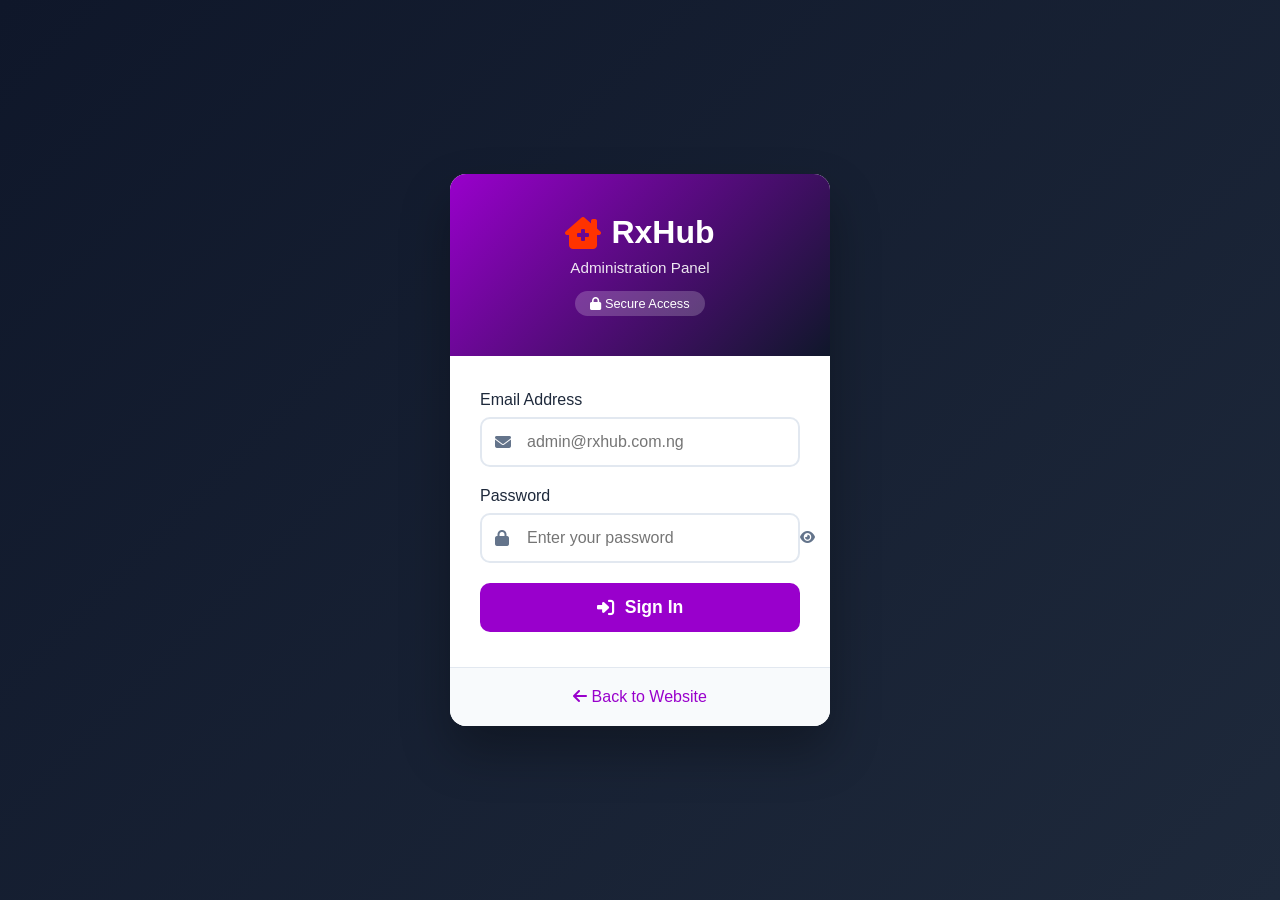
<file: admin_login.html>
<!DOCTYPE html>
<html lang="en">
<head>
    <meta charset="UTF-8">
    <meta name="viewport" content="width=device-width, initial-scale=1.0">
    <title>Admin Login - RxHub</title>
    <link rel="stylesheet" href="https://cdnjs.cloudflare.com/ajax/libs/font-awesome/6.4.0/css/all.min.css">
    <style>
        :root {
            --primary: #9900cc;
            --primary-dark: #7a00a3;
            --dark: #1e293b;
            --light: #f8fafc;
            --gray: #64748b;
            --light-gray: #e2e8f0;
            --danger: #ef4444;
        }
        
        * { margin: 0; padding: 0; box-sizing: border-box; font-family: 'Segoe UI', Tahoma, Geneva, Verdana, sans-serif; }
        
        body {
            min-height: 100vh;
            display: flex;
            align-items: center;
            justify-content: center;
            background: linear-gradient(135deg, #0f172a 0%, #1e293b 100%);
        }
        
        .login-container {
            width: 100%;
            max-width: 420px;
            padding: 20px;
        }
        
        .login-card {
            background: white;
            border-radius: 16px;
            overflow: hidden;
            box-shadow: 0 25px 50px rgba(0, 0, 0, 0.3);
        }
        
        .login-header {
            background: linear-gradient(135deg, var(--primary), #0f172a);
            padding: 40px 30px;
            text-align: center;
            color: white;
        }
        
        .login-header h1 { font-size: 2rem; margin-bottom: 8px; display: flex; align-items: center; justify-content: center; gap: 10px; }
        .login-header h1 i { color: #ff3300; }
        .login-header p { opacity: 0.9; font-size: 0.95rem; }
        .login-header .badge { background: rgba(255,255,255,0.2); padding: 5px 15px; border-radius: 20px; font-size: 0.8rem; margin-top: 15px; display: inline-block; }
        
        .login-body { padding: 35px 30px; }
        
        .form-group { margin-bottom: 20px; }
        .form-group label { display: block; margin-bottom: 8px; font-weight: 500; color: var(--dark); }
        
        .input-group { position: relative; }
        .input-group i { position: absolute; left: 15px; top: 50%; transform: translateY(-50%); color: var(--gray); }
        .input-group input { width: 100%; padding: 14px 15px 14px 45px; border: 2px solid var(--light-gray); border-radius: 10px; font-size: 1rem; transition: all 0.3s; }
        .input-group input:focus { outline: none; border-color: var(--primary); }
        
        .password-toggle { position: absolute; right: 15px; top: 50%; transform: translateY(-50%); background: none; border: none; color: var(--gray); cursor: pointer; }
        
        .alert { padding: 12px 15px; border-radius: 8px; margin-bottom: 20px; font-size: 0.9rem; display: none; }
        .alert.error { background: rgba(239, 68, 68, 0.1); color: var(--danger); border: 1px solid var(--danger); }
        
        .login-btn {
            width: 100%;
            padding: 14px;
            background: var(--primary);
            color: white;
            border: none;
            border-radius: 10px;
            font-size: 1.1rem;
            font-weight: 600;
            cursor: pointer;
            transition: all 0.3s;
            display: flex;
            align-items: center;
            justify-content: center;
            gap: 10px;
        }
        
        .login-btn:hover { background: var(--primary-dark); }
        .login-btn:disabled { opacity: 0.7; cursor: not-allowed; }
        
        .login-footer {
            padding: 20px 30px;
            background: var(--light);
            text-align: center;
            border-top: 1px solid var(--light-gray);
        }
        
        .login-footer a { color: var(--primary); text-decoration: none; font-weight: 500; }
        .login-footer a:hover { text-decoration: underline; }
    </style>
</head>
<body>
    <div class="login-container">
        <div class="login-card">
            <div class="login-header">
                <h1><i class="fas fa-clinic-medical"></i> RxHub</h1>
                <p>Administration Panel</p>
                <span class="badge"><i class="fas fa-lock"></i> Secure Access</span>
            </div>
            
            <div class="login-body">
                <div class="alert error" id="errorAlert"></div>
                
                <form id="loginForm">
                    <div class="form-group">
                        <label for="email">Email Address</label>
                        <div class="input-group">
                            <i class="fas fa-envelope"></i>
                            <input type="email" id="email" name="email" placeholder="admin@rxhub.com.ng" required>
                        </div>
                    </div>
                    
                    <div class="form-group">
                        <label for="password">Password</label>
                        <div class="input-group">
                            <i class="fas fa-lock"></i>
                            <input type="password" id="password" name="password" placeholder="Enter your password" required>
                            <button type="button" class="password-toggle" onclick="togglePassword()">
                                <i class="fas fa-eye" id="toggleIcon"></i>
                            </button>
                        </div>
                    </div>
                    
                    <button type="submit" class="login-btn" id="loginBtn">
                        <i class="fas fa-sign-in-alt"></i>
                        <span>Sign In</span>
                    </button>
                </form>
            </div>
            
            <div class="login-footer">
                <a href="index.html"><i class="fas fa-arrow-left"></i> Back to Website</a>
            </div>
        </div>
    </div>
    
    <script>
        function togglePassword() {
            const input = document.getElementById('password');
            const icon = document.getElementById('toggleIcon');
            if (input.type === 'password') {
                input.type = 'text';
                icon.classList.replace('fa-eye', 'fa-eye-slash');
            } else {
                input.type = 'password';
                icon.classList.replace('fa-eye-slash', 'fa-eye');
            }
        }
        
        document.getElementById('loginForm').addEventListener('submit', function(e) {
            e.preventDefault();
            
            const email = document.getElementById('email').value;
            const password = document.getElementById('password').value;
            const btn = document.getElementById('loginBtn');
            const errorAlert = document.getElementById('errorAlert');
            
            errorAlert.style.display = 'none';
            btn.disabled = true;
            btn.innerHTML = '<i class="fas fa-spinner fa-spin"></i> Signing in...';
            
            fetch('admin_login.php', {
                method: 'POST',
                headers: { 'Content-Type': 'application/json' },
                body: JSON.stringify({ email, password })
            })
            .then(response => response.json())
            .then(data => {
                if (data.success) {
                    window.location.href = 'admin_dashboard.php';
                } else {
                    errorAlert.textContent = data.message;
                    errorAlert.style.display = 'block';
                    btn.disabled = false;
                    btn.innerHTML = '<i class="fas fa-sign-in-alt"></i> Sign In';
                }
            })
            .catch(error => {
                errorAlert.textContent = 'An error occurred. Please try again.';
                errorAlert.style.display = 'block';
                btn.disabled = false;
                btn.innerHTML = '<i class="fas fa-sign-in-alt"></i> Sign In';
            });
        });
    </script>
</body>
</html>
</file>
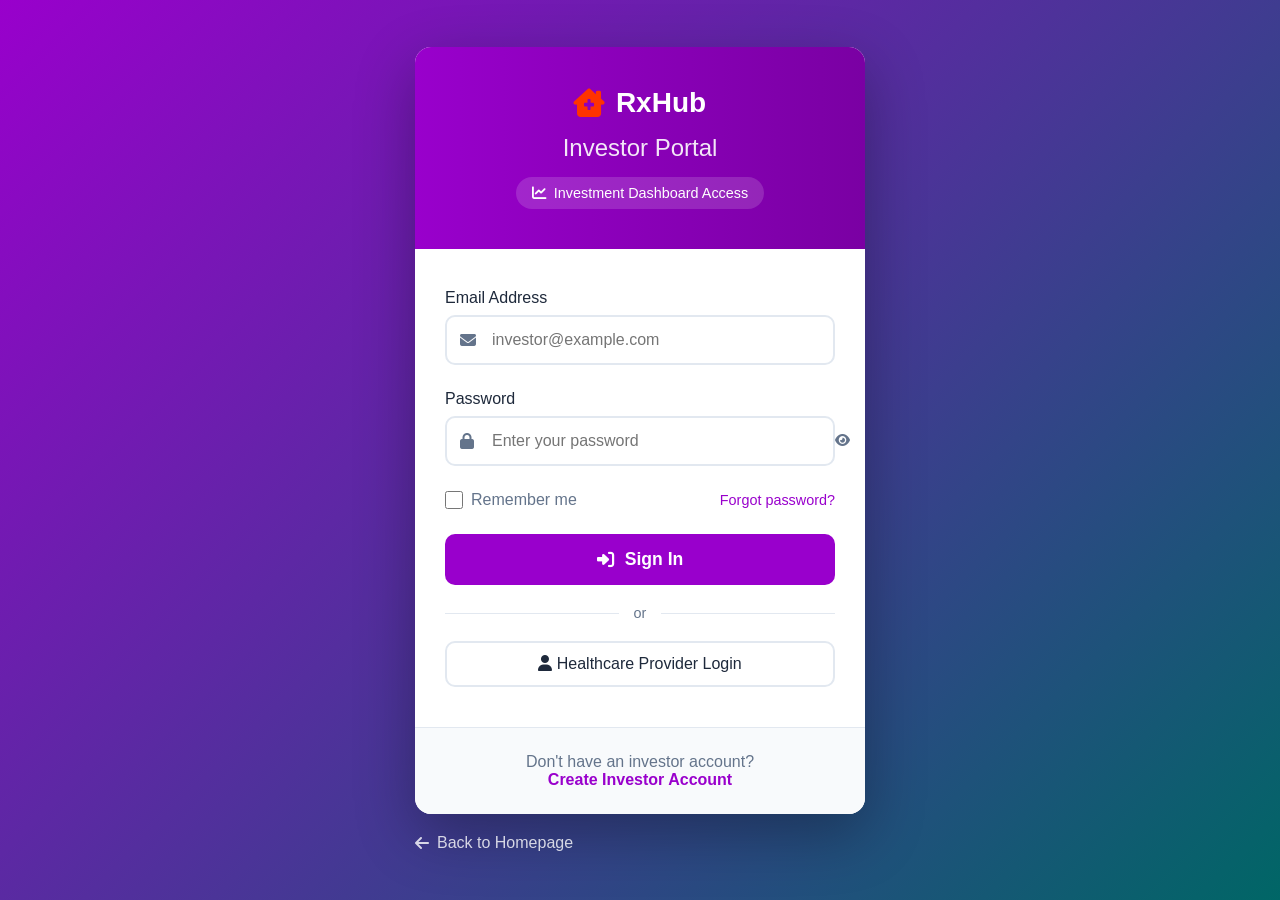
<file: investor/login_old.html>
<!DOCTYPE html>
<html lang="en">
<head>
    <meta charset="UTF-8">
    <meta name="viewport" content="width=device-width, initial-scale=1.0">
    <meta name="description" content="RxHub Investor Login - Access your investment dashboard for Africa's leading pharmaceutical supply chain platform.">
    <title>Investor Login - RxHub</title>
    <link rel="stylesheet" href="https://cdnjs.cloudflare.com/ajax/libs/font-awesome/6.4.0/css/all.min.css">
    <style>
        :root {
            --primary: #9900cc;
            --primary-dark: #7a00a3;
            --secondary: #ff3300;
            --accent: #006666;
            --energy: #32cd32;
            --dark: #1e293b;
            --light: #f8fafc;
            --gray: #64748b;
            --light-gray: #e2e8f0;
            --success: #22c55e;
            --danger: #ef4444;
        }
        
        * {
            margin: 0;
            padding: 0;
            box-sizing: border-box;
            font-family: 'Segoe UI', Tahoma, Geneva, Verdana, sans-serif;
        }
        
        body {
            min-height: 100vh;
            background: linear-gradient(135deg, var(--primary) 0%, var(--accent) 100%);
            display: flex;
            align-items: center;
            justify-content: center;
            padding: 20px;
        }
        
        .login-container {
            width: 100%;
            max-width: 450px;
        }
        
        .login-card {
            background: white;
            border-radius: 16px;
            box-shadow: 0 20px 60px rgba(0, 0, 0, 0.3);
            overflow: hidden;
        }
        
        .login-header {
            background: linear-gradient(to right, var(--primary), var(--primary-dark));
            padding: 40px 30px;
            text-align: center;
            color: white;
        }
        
        .logo {
            display: flex;
            align-items: center;
            justify-content: center;
            gap: 10px;
            font-size: 28px;
            font-weight: 700;
            margin-bottom: 15px;
        }
        
        .logo i {
            color: var(--secondary);
        }
        
        .login-header h2 {
            font-size: 1.5rem;
            font-weight: 500;
            opacity: 0.9;
        }
        
        .investor-badge {
            display: inline-flex;
            align-items: center;
            gap: 8px;
            background: rgba(255, 255, 255, 0.15);
            padding: 8px 16px;
            border-radius: 20px;
            margin-top: 15px;
            font-size: 0.9rem;
        }
        
        .login-form {
            padding: 40px 30px;
        }
        
        .alert {
            padding: 12px 15px;
            border-radius: 8px;
            margin-bottom: 20px;
            display: none;
            font-size: 0.9rem;
        }
        
        .alert.success {
            background: rgba(34, 197, 94, 0.1);
            color: var(--success);
            border: 1px solid var(--success);
        }
        
        .alert.error {
            background: rgba(239, 68, 68, 0.1);
            color: var(--danger);
            border: 1px solid var(--danger);
        }
        
        .form-group {
            margin-bottom: 25px;
        }
        
        .form-group label {
            display: block;
            margin-bottom: 8px;
            font-weight: 500;
            color: var(--dark);
        }
        
        .input-group {
            position: relative;
        }
        
        .input-group i {
            position: absolute;
            left: 15px;
            top: 50%;
            transform: translateY(-50%);
            color: var(--gray);
        }
        
        .input-group input {
            width: 100%;
            padding: 14px 15px 14px 45px;
            border: 2px solid var(--light-gray);
            border-radius: 10px;
            font-size: 1rem;
            transition: all 0.3s;
        }
        
        .input-group input:focus {
            outline: none;
            border-color: var(--primary);
            box-shadow: 0 0 0 3px rgba(153, 0, 204, 0.1);
        }
        
        .password-toggle {
            position: absolute;
            right: 15px;
            top: 50%;
            transform: translateY(-50%);
            background: none;
            border: none;
            color: var(--gray);
            cursor: pointer;
        }
        
        .form-options {
            display: flex;
            justify-content: space-between;
            align-items: center;
            margin-bottom: 25px;
        }
        
        .remember-me {
            display: flex;
            align-items: center;
            gap: 8px;
            color: var(--gray);
            cursor: pointer;
        }
        
        .remember-me input {
            width: 18px;
            height: 18px;
            accent-color: var(--primary);
        }
        
        .forgot-password {
            color: var(--primary);
            text-decoration: none;
            font-size: 0.9rem;
        }
        
        .forgot-password:hover {
            text-decoration: underline;
        }
        
        .login-btn {
            width: 100%;
            padding: 15px;
            background: var(--primary);
            color: white;
            border: none;
            border-radius: 10px;
            font-size: 1.1rem;
            font-weight: 600;
            cursor: pointer;
            transition: all 0.3s;
            display: flex;
            align-items: center;
            justify-content: center;
            gap: 10px;
        }
        
        .login-btn:hover {
            background: var(--primary-dark);
            transform: translateY(-2px);
            box-shadow: 0 5px 15px rgba(153, 0, 204, 0.3);
        }
        
        .login-btn:disabled {
            opacity: 0.7;
            cursor: not-allowed;
            transform: none;
        }
        
        .login-footer {
            text-align: center;
            padding: 25px 30px;
            background: var(--light);
            border-top: 1px solid var(--light-gray);
        }
        
        .login-footer p {
            color: var(--gray);
        }
        
        .login-footer a {
            color: var(--primary);
            text-decoration: none;
            font-weight: 600;
        }
        
        .login-footer a:hover {
            text-decoration: underline;
        }
        
        .back-link {
            display: inline-flex;
            align-items: center;
            gap: 8px;
            margin-top: 20px;
            color: white;
            text-decoration: none;
            opacity: 0.8;
            transition: opacity 0.3s;
        }
        
        .back-link:hover {
            opacity: 1;
        }
        
        .divider {
            display: flex;
            align-items: center;
            margin: 20px 0;
        }
        
        .divider::before,
        .divider::after {
            content: '';
            flex: 1;
            height: 1px;
            background: var(--light-gray);
        }
        
        .divider span {
            padding: 0 15px;
            color: var(--gray);
            font-size: 0.9rem;
        }
        
        .user-login-link {
            display: block;
            text-align: center;
            padding: 12px;
            border: 2px solid var(--light-gray);
            border-radius: 10px;
            color: var(--dark);
            text-decoration: none;
            transition: all 0.3s;
        }
        
        .user-login-link:hover {
            border-color: var(--primary);
            color: var(--primary);
            background: rgba(153, 0, 204, 0.05);
        }
    </style>
</head>
<body>
    <div class="login-container">
        <div class="login-card">
            <div class="login-header">
                <div class="logo">
                    <i class="fas fa-clinic-medical"></i>
                    <span>RxHub</span>
                </div>
                <h2>Investor Portal</h2>
                <div class="investor-badge">
                    <i class="fas fa-chart-line"></i>
                    <span>Investment Dashboard Access</span>
                </div>
            </div>
            
            <form class="login-form" id="loginForm">
                <div class="alert success" id="successAlert"></div>
                <div class="alert error" id="errorAlert"></div>
                
                <div class="form-group">
                    <label for="email">Email Address</label>
                    <div class="input-group">
                        <i class="fas fa-envelope"></i>
                        <input type="email" id="email" name="email" placeholder="investor@example.com" required>
                    </div>
                </div>
                
                <div class="form-group">
                    <label for="password">Password</label>
                    <div class="input-group">
                        <i class="fas fa-lock"></i>
                        <input type="password" id="password" name="password" placeholder="Enter your password" required>
                        <button type="button" class="password-toggle" onclick="togglePassword()">
                            <i class="fas fa-eye" id="toggleIcon"></i>
                        </button>
                    </div>
                </div>
                
                <div class="form-options">
                    <label class="remember-me">
                        <input type="checkbox" name="remember">
                        <span>Remember me</span>
                    </label>
                    <a href="#" class="forgot-password">Forgot password?</a>
                </div>
                
                <button type="submit" class="login-btn" id="loginBtn">
                    <i class="fas fa-sign-in-alt"></i>
                    <span>Sign In</span>
                </button>
                
                <div class="divider">
                    <span>or</span>
                </div>
                
                <a href="index.html" class="user-login-link">
                    <i class="fas fa-user"></i> Healthcare Provider Login
                </a>
            </form>
            
            <div class="login-footer">
                <p>Don't have an investor account?</p>
                <a href="investor_signup.html">Create Investor Account</a>
            </div>
        </div>
        
        <a href="index.html" class="back-link">
            <i class="fas fa-arrow-left"></i>
            <span>Back to Homepage</span>
        </a>
    </div>
    
    <script>
        function togglePassword() {
            const passwordInput = document.getElementById('password');
            const toggleIcon = document.getElementById('toggleIcon');
            
            if (passwordInput.type === 'password') {
                passwordInput.type = 'text';
                toggleIcon.classList.remove('fa-eye');
                toggleIcon.classList.add('fa-eye-slash');
            } else {
                passwordInput.type = 'password';
                toggleIcon.classList.remove('fa-eye-slash');
                toggleIcon.classList.add('fa-eye');
            }
        }
        
        document.getElementById('loginForm').addEventListener('submit', function(e) {
            e.preventDefault();
            
            const email = document.getElementById('email').value.trim();
            const password = document.getElementById('password').value;
            const loginBtn = document.getElementById('loginBtn');
            const successAlert = document.getElementById('successAlert');
            const errorAlert = document.getElementById('errorAlert');
            
            // Hide any existing alerts
            successAlert.style.display = 'none';
            errorAlert.style.display = 'none';
            
            // Disable button during submission
            loginBtn.disabled = true;
            loginBtn.innerHTML = '<i class="fas fa-spinner fa-spin"></i> Signing in...';
            
            // Submit to API
            fetch('investor_login.php', {
                method: 'POST',
                headers: {
                    'Content-Type': 'application/json'
                },
                body: JSON.stringify({ email, password })
            })
            .then(response => response.json())
            .then(data => {
                if (data.success) {
                    successAlert.textContent = data.message;
                    successAlert.style.display = 'block';
                    
                    // Redirect to dashboard
                    setTimeout(() => {
                        window.location.href = 'investor_dashboard.php';
                    }, 1000);
                } else {
                    errorAlert.textContent = data.message;
                    errorAlert.style.display = 'block';
                    
                    loginBtn.disabled = false;
                    loginBtn.innerHTML = '<i class="fas fa-sign-in-alt"></i> Sign In';
                }
            })
            .catch(error => {
                console.error('Error:', error);
                errorAlert.textContent = 'An error occurred. Please try again.';
                errorAlert.style.display = 'block';
                
                loginBtn.disabled = false;
                loginBtn.innerHTML = '<i class="fas fa-sign-in-alt"></i> Sign In';
            });
        });
        
        // Check for URL parameters
        const urlParams = new URLSearchParams(window.location.search);
        if (urlParams.get('registered')) {
            const successAlert = document.getElementById('successAlert');
            successAlert.textContent = 'Registration successful! Please log in.';
            successAlert.style.display = 'block';
        }
    </script>
</body>
</html>
</file>
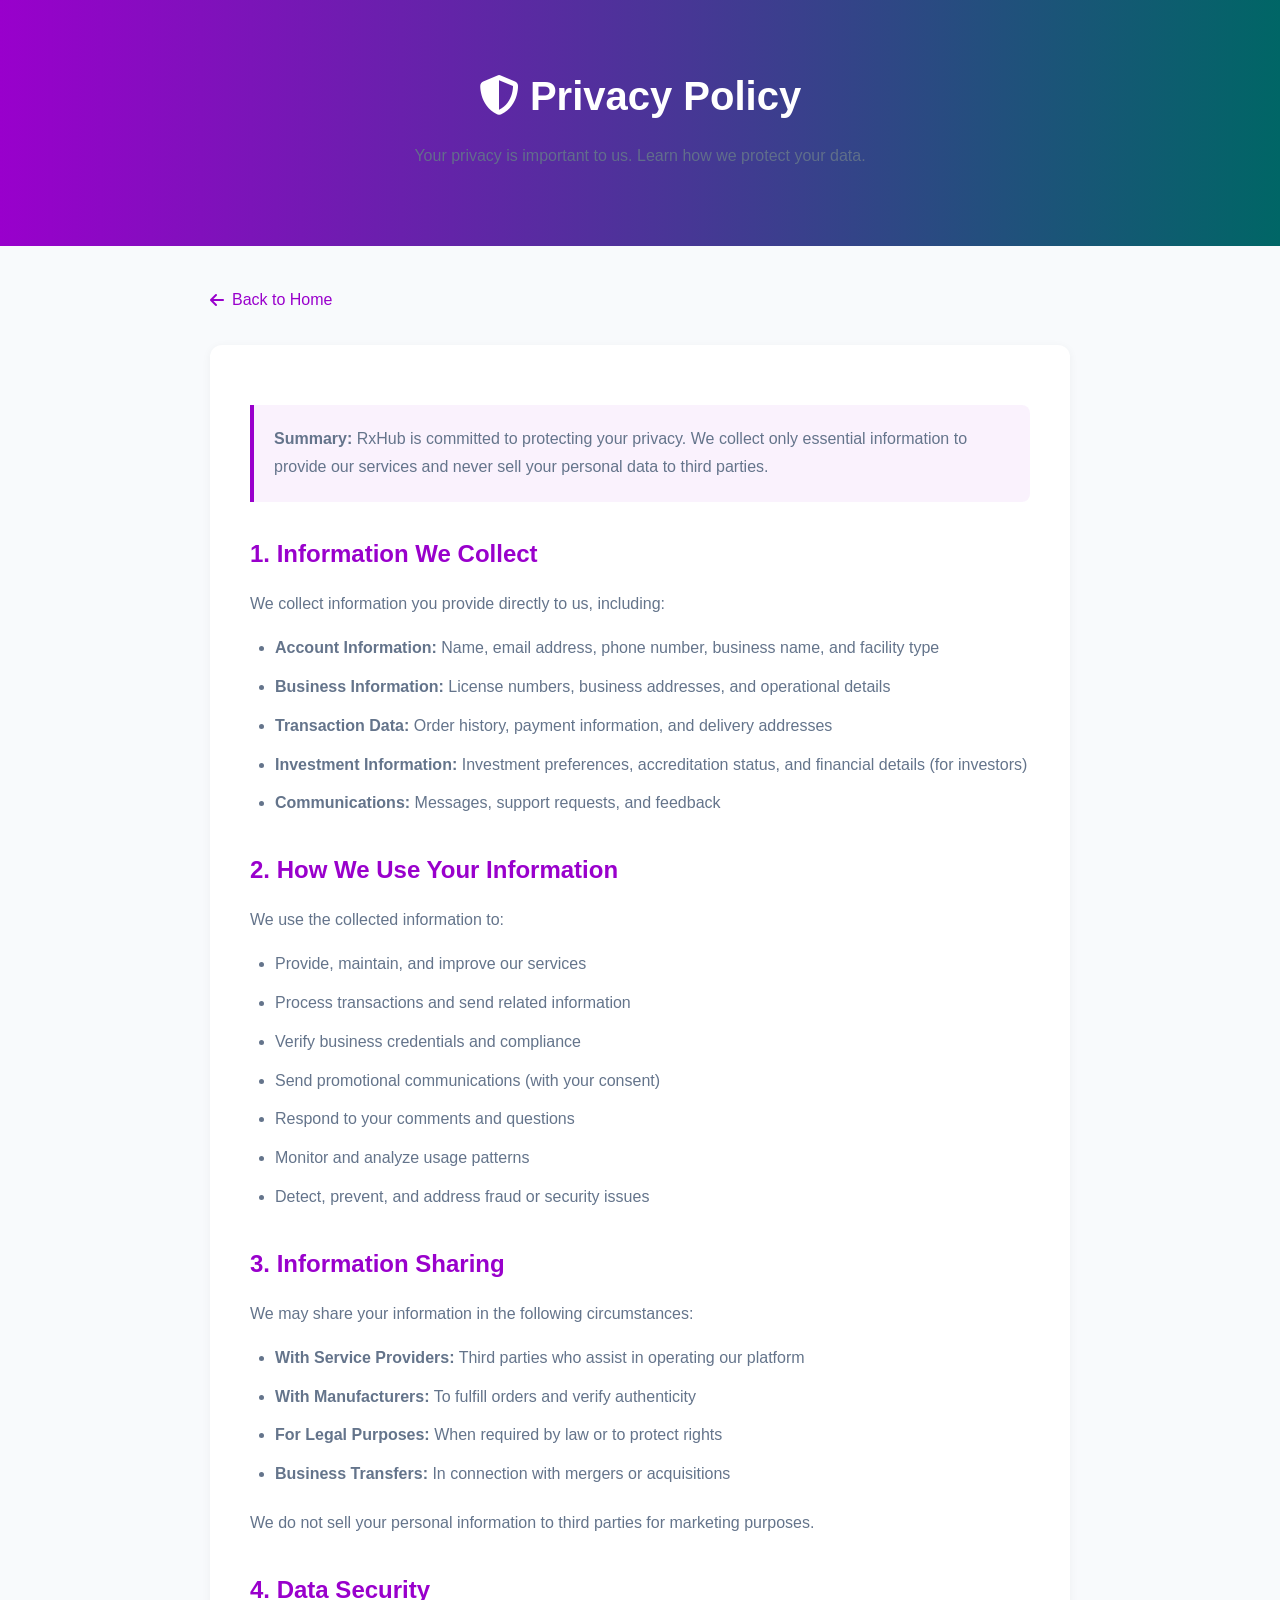
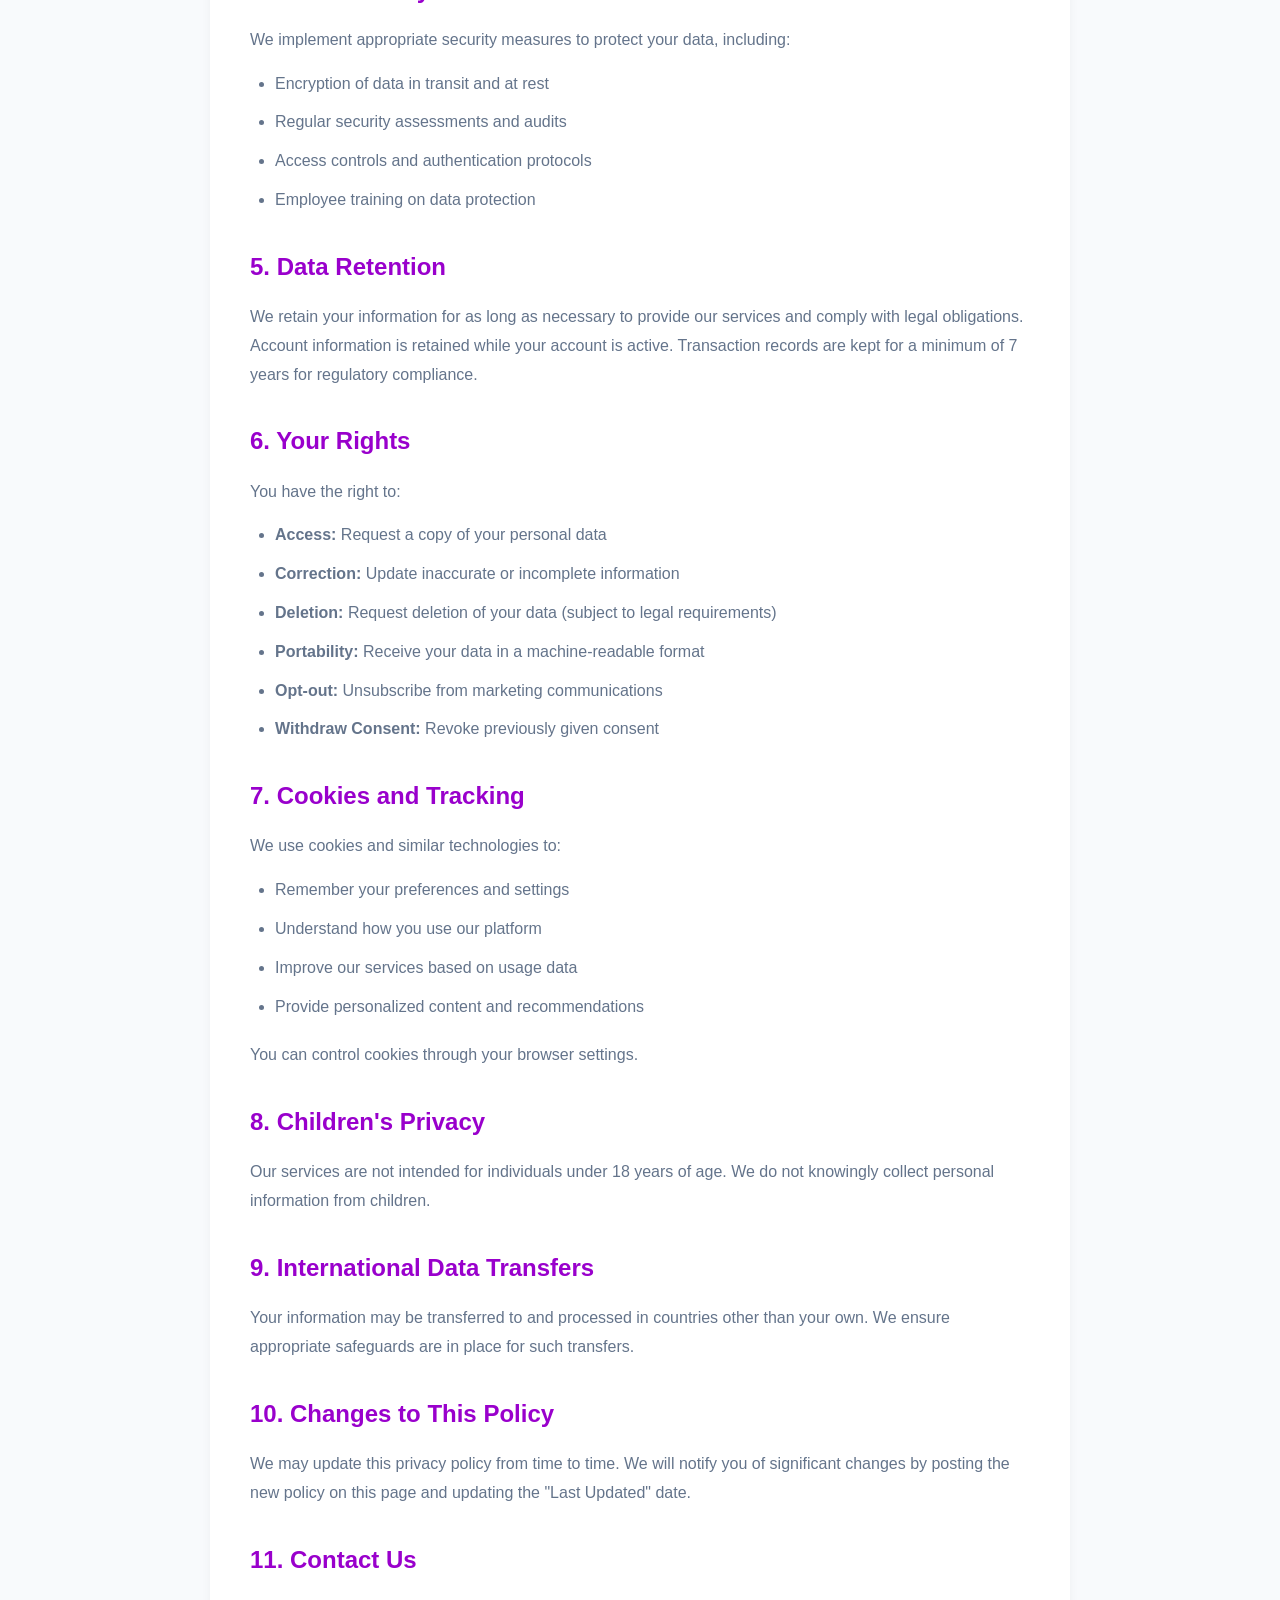
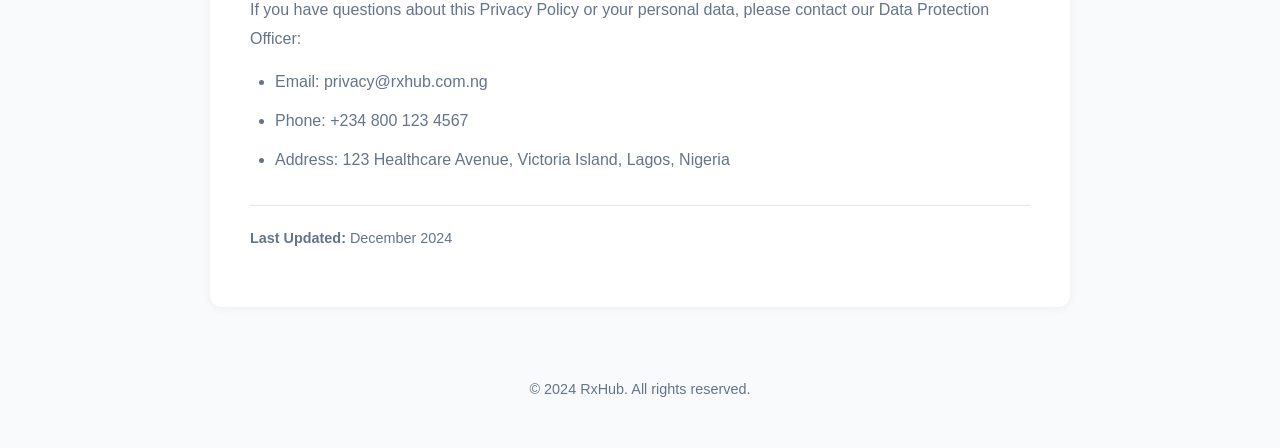
<file: legal/privacy.html>
<!DOCTYPE html>
<html lang="en">
<head>
    <meta charset="UTF-8">
    <meta name="viewport" content="width=device-width, initial-scale=1.0">
    <meta name="description" content="RxHub Privacy Policy - Learn how we collect, use, and protect your personal information.">
    <title>Privacy Policy - RxHub</title>
    <link rel="stylesheet" href="https://cdnjs.cloudflare.com/ajax/libs/font-awesome/6.4.0/css/all.min.css">
    <style>
        :root {
            --primary: #9900cc;
            --primary-dark: #7a00a3;
            --dark: #1e293b;
            --light: #f8fafc;
            --gray: #64748b;
            --light-gray: #e2e8f0;
        }
        
        * {
            margin: 0;
            padding: 0;
            box-sizing: border-box;
            font-family: 'Segoe UI', Tahoma, Geneva, Verdana, sans-serif;
        }
        
        body {
            color: var(--dark);
            line-height: 1.8;
            background-color: var(--light);
        }
        
        header {
            background: linear-gradient(to right, var(--primary), #006666);
            color: white;
            padding: 60px 20px;
            text-align: center;
        }
        
        header h1 {
            font-size: 2.5rem;
            margin-bottom: 10px;
        }
        
        header p {
            opacity: 0.9;
        }
        
        .container {
            max-width: 900px;
            margin: 0 auto;
            padding: 40px 20px;
        }
        
        .content {
            background: white;
            border-radius: 12px;
            padding: 40px;
            box-shadow: 0 2px 10px rgba(0,0,0,0.05);
        }
        
        h2 {
            color: var(--primary);
            margin: 30px 0 15px;
            font-size: 1.5rem;
        }
        
        h2:first-child {
            margin-top: 0;
        }
        
        p, li {
            color: var(--gray);
            margin-bottom: 15px;
        }
        
        ul, ol {
            margin-left: 25px;
            margin-bottom: 20px;
        }
        
        li {
            margin-bottom: 10px;
        }
        
        .back-btn {
            display: inline-flex;
            align-items: center;
            gap: 8px;
            color: var(--primary);
            text-decoration: none;
            margin-bottom: 30px;
            font-weight: 500;
        }
        
        .back-btn:hover {
            text-decoration: underline;
        }
        
        .highlight-box {
            background: rgba(153, 0, 204, 0.05);
            border-left: 4px solid var(--primary);
            padding: 20px;
            margin: 20px 0;
            border-radius: 0 8px 8px 0;
        }
        
        .highlight-box p {
            margin-bottom: 0;
        }
        
        .last-updated {
            color: var(--gray);
            font-size: 0.9rem;
            margin-top: 30px;
            padding-top: 20px;
            border-top: 1px solid var(--light-gray);
        }
        
        footer {
            text-align: center;
            padding: 30px 20px;
            color: var(--gray);
            font-size: 0.9rem;
        }
    </style>
</head>
<body>
    <header>
        <h1><i class="fas fa-shield-alt"></i> Privacy Policy</h1>
        <p>Your privacy is important to us. Learn how we protect your data.</p>
    </header>
    
    <div class="container">
        <a href="index.html" class="back-btn"><i class="fas fa-arrow-left"></i> Back to Home</a>
        
        <div class="content">
            <div class="highlight-box">
                <p><strong>Summary:</strong> RxHub is committed to protecting your privacy. We collect only essential information to provide our services and never sell your personal data to third parties.</p>
            </div>
            
            <h2>1. Information We Collect</h2>
            <p>We collect information you provide directly to us, including:</p>
            <ul>
                <li><strong>Account Information:</strong> Name, email address, phone number, business name, and facility type</li>
                <li><strong>Business Information:</strong> License numbers, business addresses, and operational details</li>
                <li><strong>Transaction Data:</strong> Order history, payment information, and delivery addresses</li>
                <li><strong>Investment Information:</strong> Investment preferences, accreditation status, and financial details (for investors)</li>
                <li><strong>Communications:</strong> Messages, support requests, and feedback</li>
            </ul>
            
            <h2>2. How We Use Your Information</h2>
            <p>We use the collected information to:</p>
            <ul>
                <li>Provide, maintain, and improve our services</li>
                <li>Process transactions and send related information</li>
                <li>Verify business credentials and compliance</li>
                <li>Send promotional communications (with your consent)</li>
                <li>Respond to your comments and questions</li>
                <li>Monitor and analyze usage patterns</li>
                <li>Detect, prevent, and address fraud or security issues</li>
            </ul>
            
            <h2>3. Information Sharing</h2>
            <p>We may share your information in the following circumstances:</p>
            <ul>
                <li><strong>With Service Providers:</strong> Third parties who assist in operating our platform</li>
                <li><strong>With Manufacturers:</strong> To fulfill orders and verify authenticity</li>
                <li><strong>For Legal Purposes:</strong> When required by law or to protect rights</li>
                <li><strong>Business Transfers:</strong> In connection with mergers or acquisitions</li>
            </ul>
            <p>We do not sell your personal information to third parties for marketing purposes.</p>
            
            <h2>4. Data Security</h2>
            <p>We implement appropriate security measures to protect your data, including:</p>
            <ul>
                <li>Encryption of data in transit and at rest</li>
                <li>Regular security assessments and audits</li>
                <li>Access controls and authentication protocols</li>
                <li>Employee training on data protection</li>
            </ul>
            
            <h2>5. Data Retention</h2>
            <p>We retain your information for as long as necessary to provide our services and comply with legal obligations. Account information is retained while your account is active. Transaction records are kept for a minimum of 7 years for regulatory compliance.</p>
            
            <h2>6. Your Rights</h2>
            <p>You have the right to:</p>
            <ul>
                <li><strong>Access:</strong> Request a copy of your personal data</li>
                <li><strong>Correction:</strong> Update inaccurate or incomplete information</li>
                <li><strong>Deletion:</strong> Request deletion of your data (subject to legal requirements)</li>
                <li><strong>Portability:</strong> Receive your data in a machine-readable format</li>
                <li><strong>Opt-out:</strong> Unsubscribe from marketing communications</li>
                <li><strong>Withdraw Consent:</strong> Revoke previously given consent</li>
            </ul>
            
            <h2>7. Cookies and Tracking</h2>
            <p>We use cookies and similar technologies to:</p>
            <ul>
                <li>Remember your preferences and settings</li>
                <li>Understand how you use our platform</li>
                <li>Improve our services based on usage data</li>
                <li>Provide personalized content and recommendations</li>
            </ul>
            <p>You can control cookies through your browser settings.</p>
            
            <h2>8. Children's Privacy</h2>
            <p>Our services are not intended for individuals under 18 years of age. We do not knowingly collect personal information from children.</p>
            
            <h2>9. International Data Transfers</h2>
            <p>Your information may be transferred to and processed in countries other than your own. We ensure appropriate safeguards are in place for such transfers.</p>
            
            <h2>10. Changes to This Policy</h2>
            <p>We may update this privacy policy from time to time. We will notify you of significant changes by posting the new policy on this page and updating the "Last Updated" date.</p>
            
            <h2>11. Contact Us</h2>
            <p>If you have questions about this Privacy Policy or your personal data, please contact our Data Protection Officer:</p>
            <ul>
                <li>Email: privacy@rxhub.com.ng</li>
                <li>Phone: +234 800 123 4567</li>
                <li>Address: 123 Healthcare Avenue, Victoria Island, Lagos, Nigeria</li>
            </ul>
            
            <p class="last-updated"><strong>Last Updated:</strong> December 2024</p>
        </div>
    </div>
    
    <footer>
        <p>&copy; 2024 RxHub. All rights reserved.</p>
    </footer>
</body>
</html>
</file>
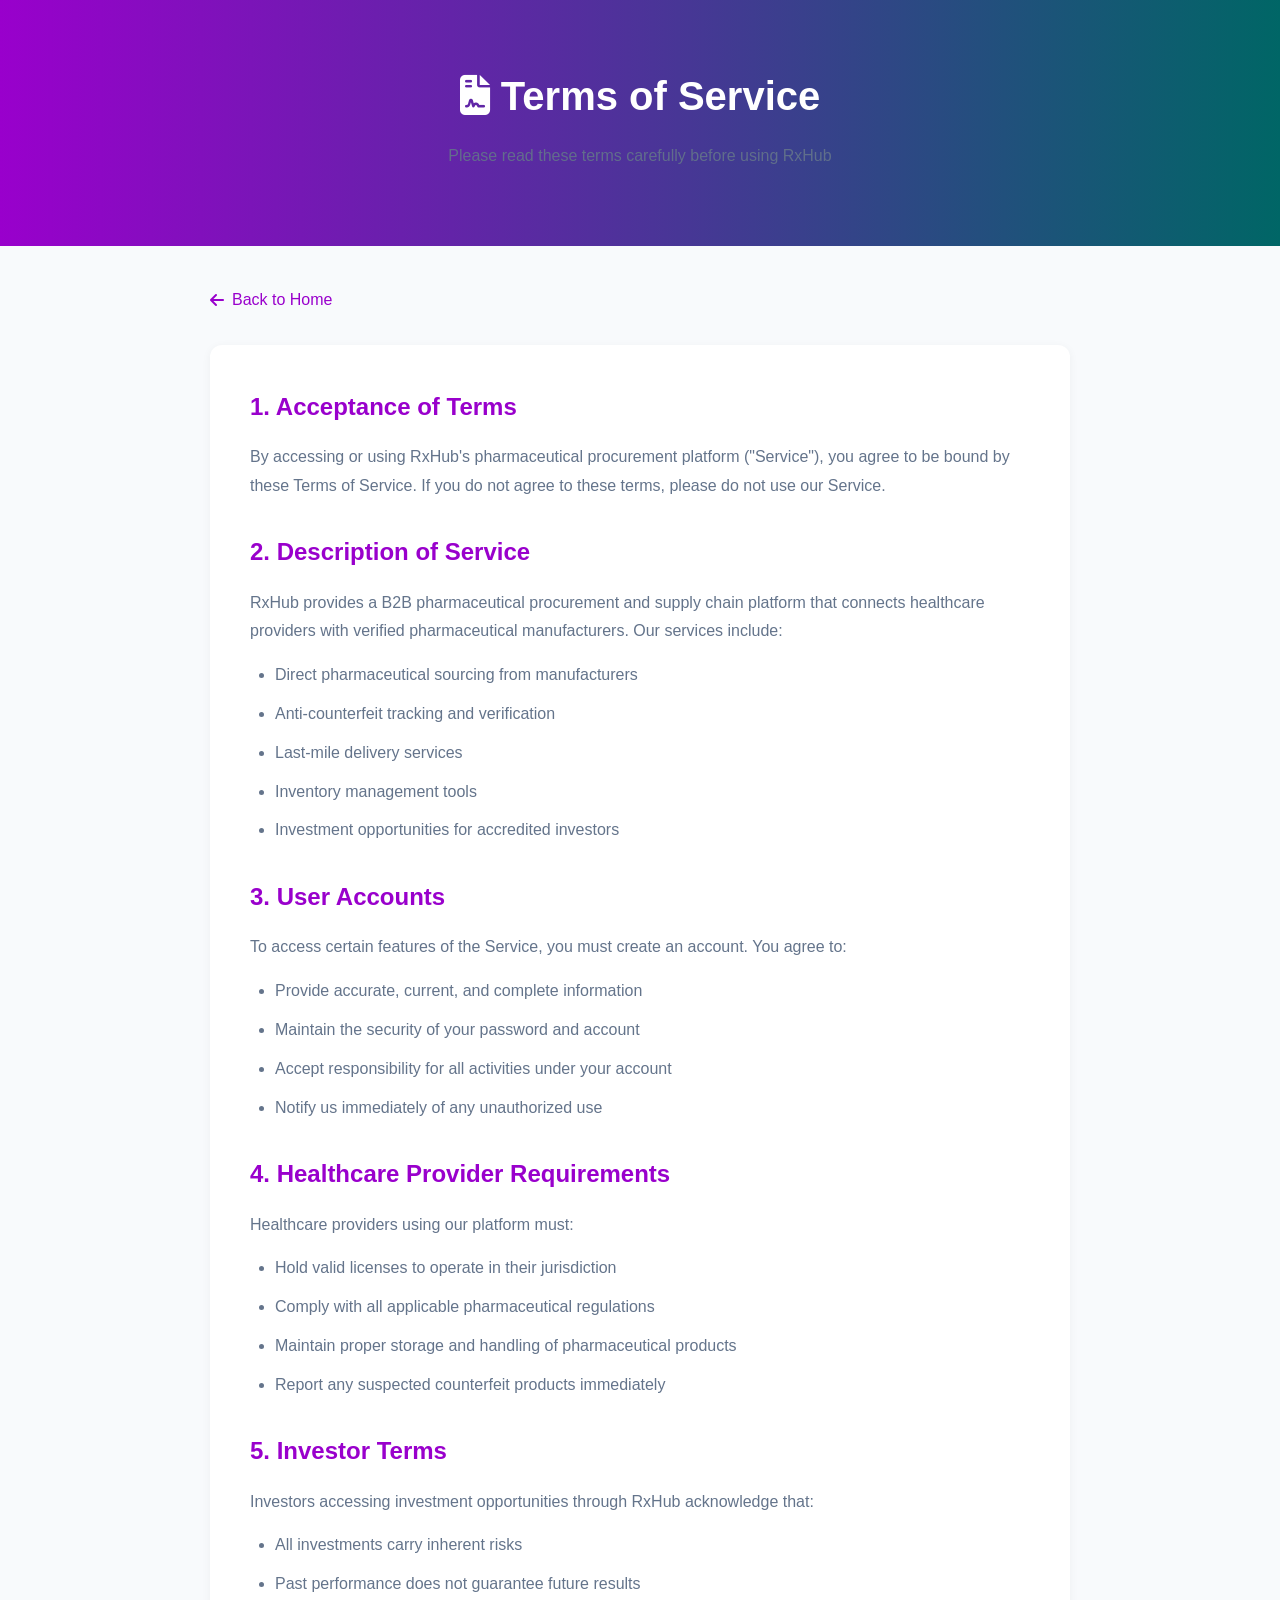
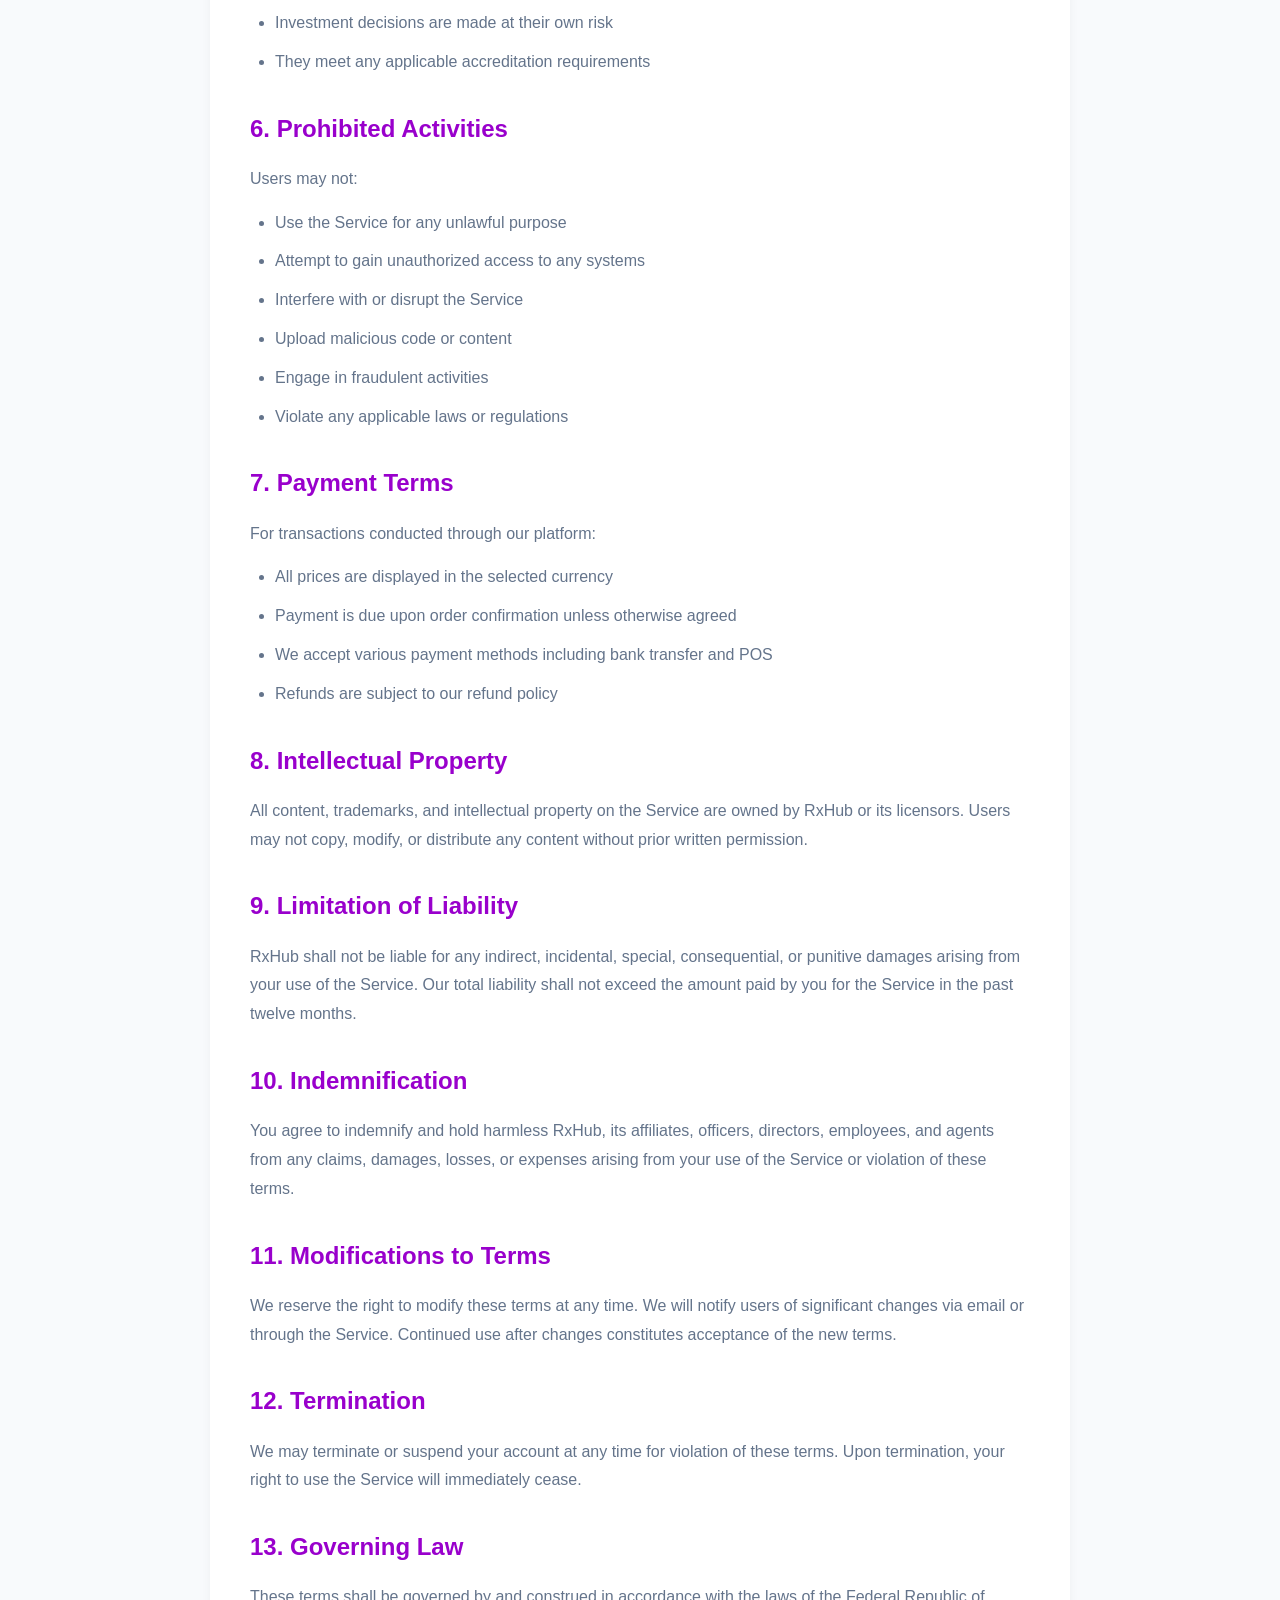
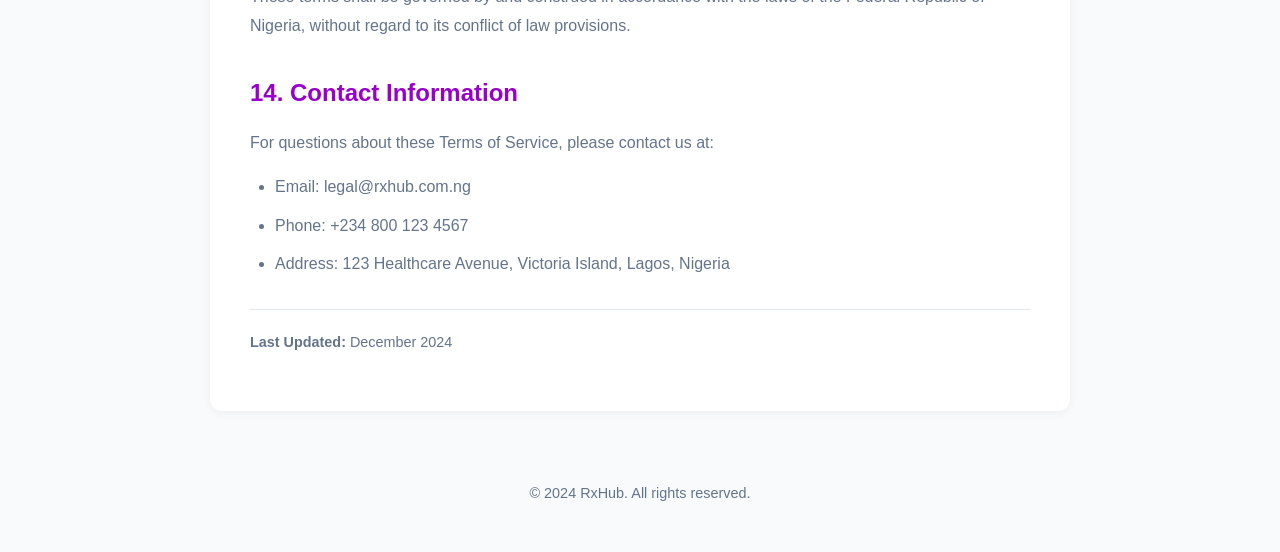
<file: legal/terms.html>
<!DOCTYPE html>
<html lang="en">
<head>
    <meta charset="UTF-8">
    <meta name="viewport" content="width=device-width, initial-scale=1.0">
    <meta name="description" content="RxHub Terms of Service - Read our terms and conditions for using the pharmaceutical supply chain platform.">
    <title>Terms of Service - RxHub</title>
    <link rel="stylesheet" href="https://cdnjs.cloudflare.com/ajax/libs/font-awesome/6.4.0/css/all.min.css">
    <style>
        :root {
            --primary: #9900cc;
            --primary-dark: #7a00a3;
            --dark: #1e293b;
            --light: #f8fafc;
            --gray: #64748b;
            --light-gray: #e2e8f0;
        }
        
        * {
            margin: 0;
            padding: 0;
            box-sizing: border-box;
            font-family: 'Segoe UI', Tahoma, Geneva, Verdana, sans-serif;
        }
        
        body {
            color: var(--dark);
            line-height: 1.8;
            background-color: var(--light);
        }
        
        header {
            background: linear-gradient(to right, var(--primary), #006666);
            color: white;
            padding: 60px 20px;
            text-align: center;
        }
        
        header h1 {
            font-size: 2.5rem;
            margin-bottom: 10px;
        }
        
        header p {
            opacity: 0.9;
        }
        
        .container {
            max-width: 900px;
            margin: 0 auto;
            padding: 40px 20px;
        }
        
        .content {
            background: white;
            border-radius: 12px;
            padding: 40px;
            box-shadow: 0 2px 10px rgba(0,0,0,0.05);
        }
        
        h2 {
            color: var(--primary);
            margin: 30px 0 15px;
            font-size: 1.5rem;
        }
        
        h2:first-child {
            margin-top: 0;
        }
        
        p, li {
            color: var(--gray);
            margin-bottom: 15px;
        }
        
        ul, ol {
            margin-left: 25px;
            margin-bottom: 20px;
        }
        
        li {
            margin-bottom: 10px;
        }
        
        .back-btn {
            display: inline-flex;
            align-items: center;
            gap: 8px;
            color: var(--primary);
            text-decoration: none;
            margin-bottom: 30px;
            font-weight: 500;
        }
        
        .back-btn:hover {
            text-decoration: underline;
        }
        
        .last-updated {
            color: var(--gray);
            font-size: 0.9rem;
            margin-top: 30px;
            padding-top: 20px;
            border-top: 1px solid var(--light-gray);
        }
        
        footer {
            text-align: center;
            padding: 30px 20px;
            color: var(--gray);
            font-size: 0.9rem;
        }
    </style>
</head>
<body>
    <header>
        <h1><i class="fas fa-file-contract"></i> Terms of Service</h1>
        <p>Please read these terms carefully before using RxHub</p>
    </header>
    
    <div class="container">
        <a href="index.html" class="back-btn"><i class="fas fa-arrow-left"></i> Back to Home</a>
        
        <div class="content">
            <h2>1. Acceptance of Terms</h2>
            <p>By accessing or using RxHub's pharmaceutical procurement platform ("Service"), you agree to be bound by these Terms of Service. If you do not agree to these terms, please do not use our Service.</p>
            
            <h2>2. Description of Service</h2>
            <p>RxHub provides a B2B pharmaceutical procurement and supply chain platform that connects healthcare providers with verified pharmaceutical manufacturers. Our services include:</p>
            <ul>
                <li>Direct pharmaceutical sourcing from manufacturers</li>
                <li>Anti-counterfeit tracking and verification</li>
                <li>Last-mile delivery services</li>
                <li>Inventory management tools</li>
                <li>Investment opportunities for accredited investors</li>
            </ul>
            
            <h2>3. User Accounts</h2>
            <p>To access certain features of the Service, you must create an account. You agree to:</p>
            <ul>
                <li>Provide accurate, current, and complete information</li>
                <li>Maintain the security of your password and account</li>
                <li>Accept responsibility for all activities under your account</li>
                <li>Notify us immediately of any unauthorized use</li>
            </ul>
            
            <h2>4. Healthcare Provider Requirements</h2>
            <p>Healthcare providers using our platform must:</p>
            <ul>
                <li>Hold valid licenses to operate in their jurisdiction</li>
                <li>Comply with all applicable pharmaceutical regulations</li>
                <li>Maintain proper storage and handling of pharmaceutical products</li>
                <li>Report any suspected counterfeit products immediately</li>
            </ul>
            
            <h2>5. Investor Terms</h2>
            <p>Investors accessing investment opportunities through RxHub acknowledge that:</p>
            <ul>
                <li>All investments carry inherent risks</li>
                <li>Past performance does not guarantee future results</li>
                <li>Investment decisions are made at their own risk</li>
                <li>They meet any applicable accreditation requirements</li>
            </ul>
            
            <h2>6. Prohibited Activities</h2>
            <p>Users may not:</p>
            <ul>
                <li>Use the Service for any unlawful purpose</li>
                <li>Attempt to gain unauthorized access to any systems</li>
                <li>Interfere with or disrupt the Service</li>
                <li>Upload malicious code or content</li>
                <li>Engage in fraudulent activities</li>
                <li>Violate any applicable laws or regulations</li>
            </ul>
            
            <h2>7. Payment Terms</h2>
            <p>For transactions conducted through our platform:</p>
            <ul>
                <li>All prices are displayed in the selected currency</li>
                <li>Payment is due upon order confirmation unless otherwise agreed</li>
                <li>We accept various payment methods including bank transfer and POS</li>
                <li>Refunds are subject to our refund policy</li>
            </ul>
            
            <h2>8. Intellectual Property</h2>
            <p>All content, trademarks, and intellectual property on the Service are owned by RxHub or its licensors. Users may not copy, modify, or distribute any content without prior written permission.</p>
            
            <h2>9. Limitation of Liability</h2>
            <p>RxHub shall not be liable for any indirect, incidental, special, consequential, or punitive damages arising from your use of the Service. Our total liability shall not exceed the amount paid by you for the Service in the past twelve months.</p>
            
            <h2>10. Indemnification</h2>
            <p>You agree to indemnify and hold harmless RxHub, its affiliates, officers, directors, employees, and agents from any claims, damages, losses, or expenses arising from your use of the Service or violation of these terms.</p>
            
            <h2>11. Modifications to Terms</h2>
            <p>We reserve the right to modify these terms at any time. We will notify users of significant changes via email or through the Service. Continued use after changes constitutes acceptance of the new terms.</p>
            
            <h2>12. Termination</h2>
            <p>We may terminate or suspend your account at any time for violation of these terms. Upon termination, your right to use the Service will immediately cease.</p>
            
            <h2>13. Governing Law</h2>
            <p>These terms shall be governed by and construed in accordance with the laws of the Federal Republic of Nigeria, without regard to its conflict of law provisions.</p>
            
            <h2>14. Contact Information</h2>
            <p>For questions about these Terms of Service, please contact us at:</p>
            <ul>
                <li>Email: legal@rxhub.com.ng</li>
                <li>Phone: +234 800 123 4567</li>
                <li>Address: 123 Healthcare Avenue, Victoria Island, Lagos, Nigeria</li>
            </ul>
            
            <p class="last-updated"><strong>Last Updated:</strong> December 2024</p>
        </div>
    </div>
    
    <footer>
        <p>&copy; 2024 RxHub. All rights reserved.</p>
    </footer>
</body>
</html>
</file>
